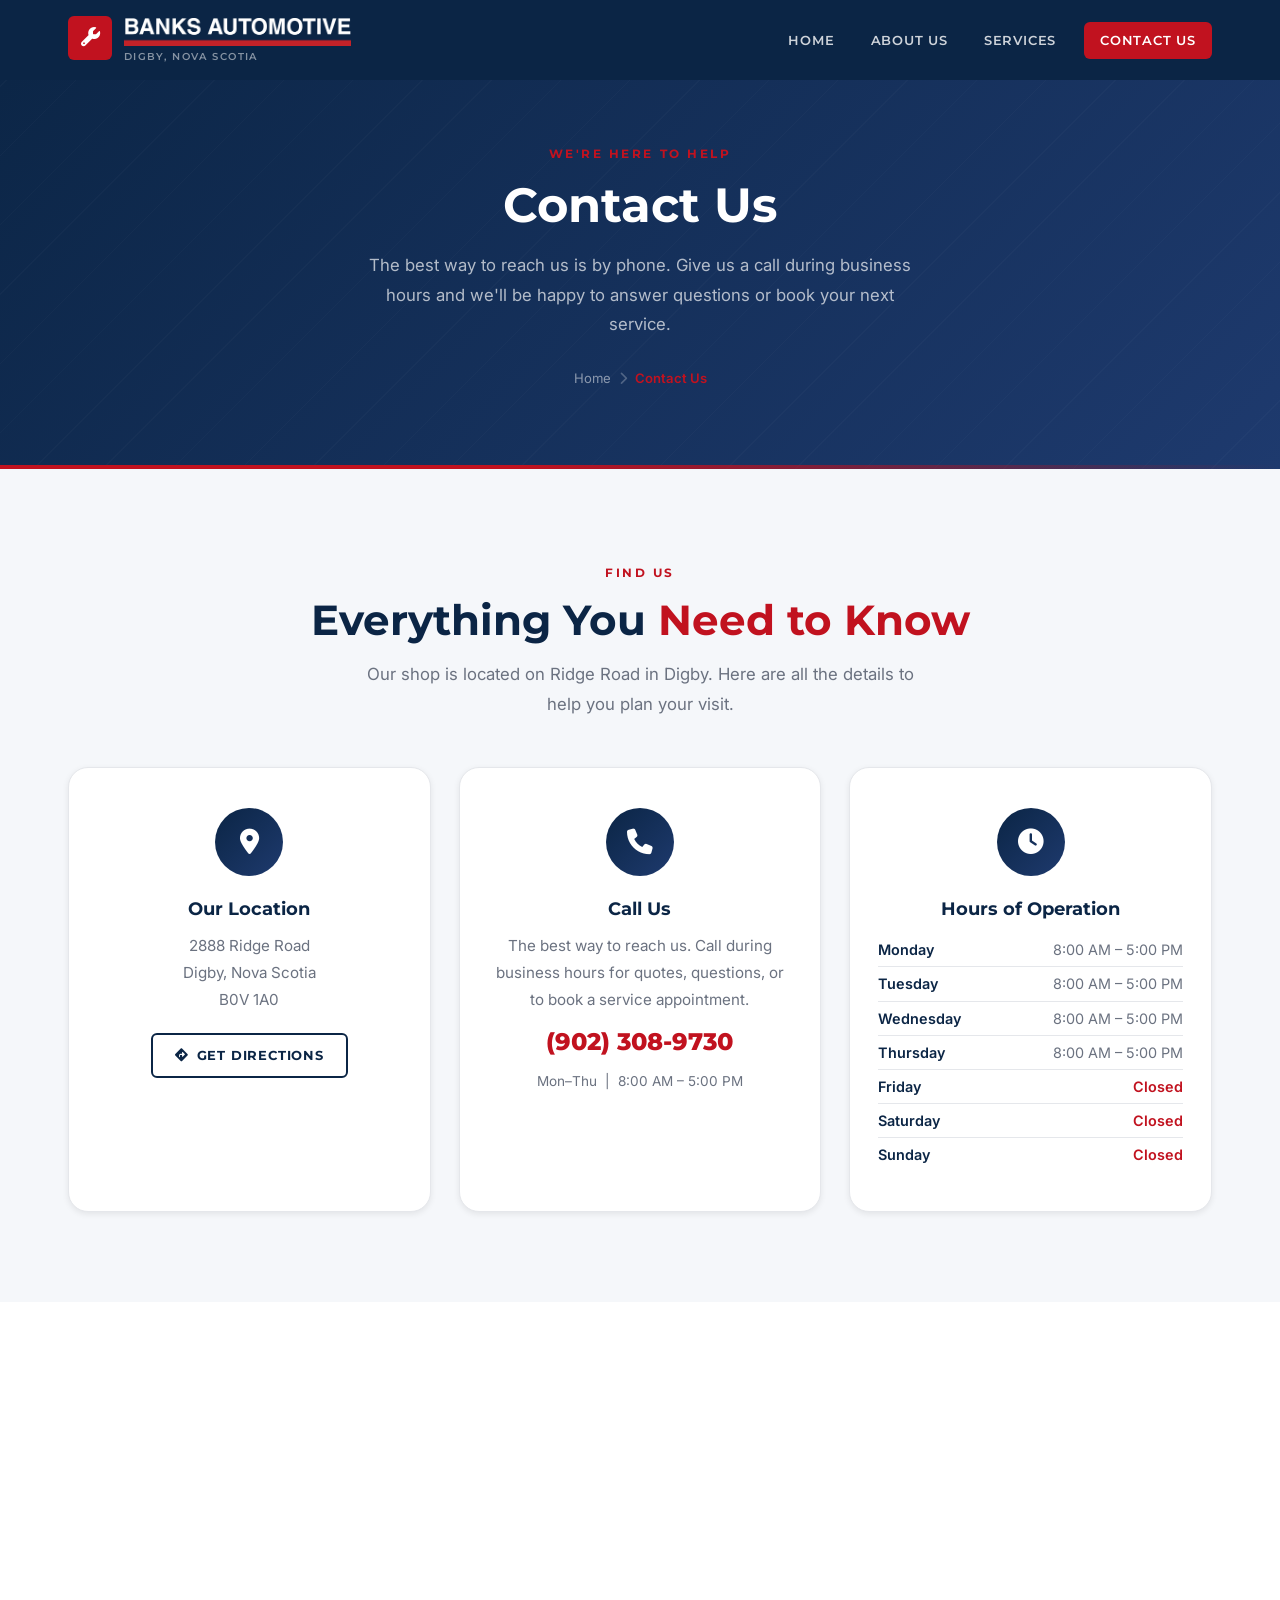
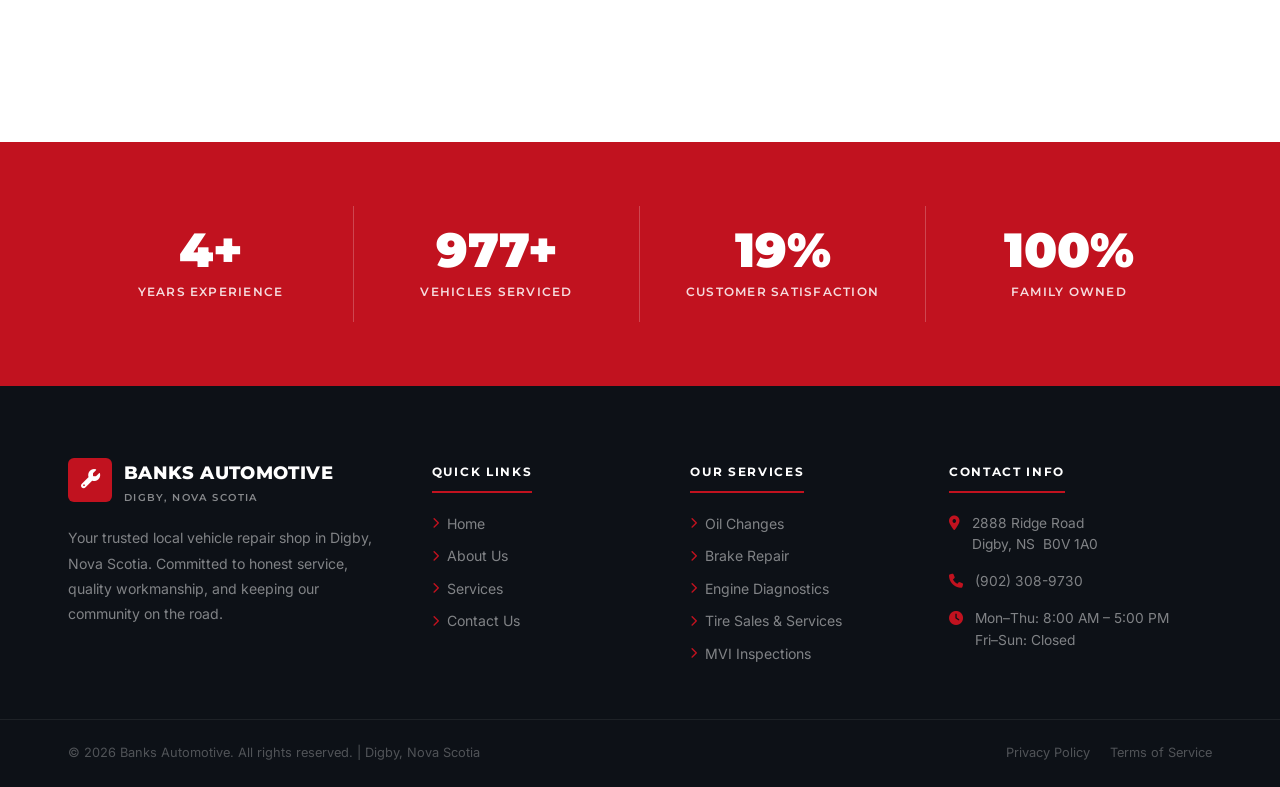
<file: contact.html>
<!DOCTYPE html>
<html lang="en">
<head>
  <meta charset="UTF-8" />
  <meta name="viewport" content="width=device-width, initial-scale=1.0" />

  <!-- Primary SEO -->
  <title>Contact Us | Banks Automotive | Auto Repair in Digby, NS</title>
  <meta name="description" content="Contact Banks Automotive in Digby, Nova Scotia. Call us at (902) 308-9730 to book a vehicle service or get directions to our shop at 2888 Ridge Road, Digby, NS." />
  <meta name="keywords" content="contact Banks Automotive, phone number Banks Automotive, auto repair Digby NS, mechanic Digby phone, book vehicle repair Digby, 2888 Ridge Road Digby" />
  <meta name="robots" content="index, follow" />
  <link rel="canonical" href="https://banksautomotive.ca/contact.html" />

  <!-- Open Graph -->
  <meta property="og:type" content="website" />
  <meta property="og:url" content="https://banksautomotive.ca/contact.html" />
  <meta property="og:title" content="Contact Us | Banks Automotive | Auto Repair in Digby, NS" />
  <meta property="og:description" content="Call Banks Automotive at (902) 308-9730. Located at 2888 Ridge Road, Digby, NS. Open Monday to Thursday, 8 AM to 5 PM." />
  <meta property="og:image" content="https://banksautomotive.ca/images/banks-shop.jpg" />
  <meta property="og:site_name" content="Banks Automotive | Auto Repair in Digby, NS" />
  <meta property="og:locale" content="en_CA" />

  <!-- Twitter Card -->
  <meta name="twitter:card" content="summary_large_image" />
  <meta name="twitter:title" content="Contact Us | Banks Automotive | Auto Repair in Digby, NS" />
  <meta name="twitter:description" content="Call (902) 308-9730. 2888 Ridge Road, Digby, NS. Mon to Thu, 8 AM to 5 PM." />
  <meta name="twitter:image" content="https://banksautomotive.ca/images/banks-shop.jpg" />

  <!-- Favicon -->
  <link rel="icon" type="image/svg+xml" href="data:image/svg+xml,<svg xmlns='http://www.w3.org/2000/svg' viewBox='0 0 100 100'><rect width='100' height='100' rx='12' fill='%230B2545'/><text x='50' y='62' font-family='Arial,sans-serif' font-size='52' font-weight='bold' fill='white' text-anchor='middle'>BA</text><rect x='20' y='74' width='60' height='6' rx='3' fill='%23C1121F'/></svg>" />

  <link rel="stylesheet" href="https://cdnjs.cloudflare.com/ajax/libs/font-awesome/6.5.0/css/all.min.css" crossorigin="anonymous" />
  <link rel="stylesheet" href="css/styles.css" />

  <script type="application/ld+json">
  {
    "@context": "https://schema.org",
    "@type": "AutoRepair",
    "name": "Banks Automotive",
    "url": "https://banksautomotive.ca",
    "telephone": "+1-902-308-9730",
    "address": {
      "@type": "PostalAddress",
      "streetAddress": "2888 Ridge Road",
      "addressLocality": "Digby",
      "addressRegion": "NS",
      "postalCode": "B0V 1A0",
      "addressCountry": "CA"
    },
    "openingHoursSpecification": [
      {
        "@type": "OpeningHoursSpecification",
        "dayOfWeek": ["Monday","Tuesday","Wednesday","Thursday"],
        "opens": "08:00",
        "closes": "17:00"
      }
    ],
    "image": "https://banksautomotive.ca/images/banks-shop.jpg"
  }
  </script>
</head>
<body>

  <!-- NAVIGATION -->
  <nav class="nav" role="navigation" aria-label="Main navigation">
    <div class="nav-container">
      <a href="index.html" class="nav-logo" aria-label="Banks Automotive Home">
        <div class="nav-logo-icon" aria-hidden="true"><i class="fas fa-wrench"></i></div>
        <div>
          <img src="images/BanksAutomotive_Logo.png" alt="Banks Automotive" class="nav-logo-img">
          <span class="nav-logo-tagline">Digby, Nova Scotia</span>
        </div>
      </a>
      <div class="nav-links" role="list">
        <a href="index.html"    class="nav-link" data-page="index.html"    role="listitem">Home</a>
        <a href="about.html"    class="nav-link" data-page="about.html"    role="listitem">About Us</a>
        <a href="services.html" class="nav-link" data-page="services.html" role="listitem">Services</a>
        <a href="contact.html"  class="nav-link nav-cta" data-page="contact.html" role="listitem">Contact Us</a>
      </div>
      <button class="nav-hamburger" aria-label="Open navigation menu" aria-expanded="false">
        <span></span><span></span><span></span>
      </button>
    </div>
  </nav>

  <div class="nav-mobile" role="navigation" aria-label="Mobile navigation">
    <a href="index.html"    class="nav-link" data-page="index.html">Home</a>
    <a href="about.html"    class="nav-link" data-page="about.html">About Us</a>
    <a href="services.html" class="nav-link" data-page="services.html">Services</a>
    <a href="contact.html"  class="nav-link nav-cta" data-page="contact.html">Contact Us</a>
  </div>

  <main>

    <!-- PAGE HERO -->
    <section class="page-hero" aria-label="Contact Banks Automotive">
      <div class="container">
        <div class="page-hero-inner">
          <p class="page-hero-label">We're Here to Help</p>
          <h1 class="page-hero-title">Contact Us</h1>
          <p class="page-hero-subtitle">The best way to reach us is by phone. Give us a call during business hours and we'll be happy to answer questions or book your next service.</p>
          <nav class="breadcrumb" aria-label="Breadcrumb">
            <a href="index.html">Home</a>
            <span class="breadcrumb-sep" aria-hidden="true"><i class="fas fa-chevron-right"></i></span>
            <span class="breadcrumb-current" aria-current="page">Contact Us</span>
          </nav>
        </div>
      </div>
    </section>

    <!-- INFO CARDS -->
    <section class="section" style="background-color:var(--off-white);" aria-labelledby="info-heading">
      <div class="container">
        <div class="section-header" style="margin-bottom:48px;">
          <p class="section-label">Find Us</p>
          <h2 class="section-title" id="info-heading">Everything You <span class="accent">Need to Know</span></h2>
          <p class="section-subtitle">Our shop is located on Ridge Road in Digby. Here are all the details to help you plan your visit.</p>
        </div>

        <div class="contact-cards">

          <!-- Location -->
          <div class="contact-card reveal">
            <div class="contact-card-icon" aria-hidden="true">
              <i class="fas fa-map-marker-alt"></i>
            </div>
            <h3>Our Location</h3>
            <address>
              <p>
                2888 Ridge Road<br>
                Digby, Nova Scotia<br>
                B0V 1A0
              </p>
            </address>
            <a
              href="https://www.google.com/maps/search/?api=1&query=2888+Ridge+Road+Digby+NS"
              target="_blank"
              rel="noopener noreferrer"
              class="btn btn-outline-navy"
              aria-label="Get directions to Banks Automotive on Google Maps"
            >
              <i class="fas fa-directions" aria-hidden="true"></i> Get Directions
            </a>
          </div>

          <!-- Phone -->
          <div class="contact-card reveal delay-1">
            <div class="contact-card-icon" aria-hidden="true">
              <i class="fas fa-phone"></i>
            </div>
            <h3>Call Us</h3>
            <p>The best way to reach us. Call during business hours for quotes, questions, or to book a service appointment.</p>
            <a href="tel:+19023089730" class="card-phone-link" aria-label="Call (902) 308-9730">
              (902) 308-9730
            </a>
            <p style="font-size:0.85rem; color:var(--gray); margin-top:6px;">Mon–Thu &nbsp;|&nbsp; 8:00 AM – 5:00 PM</p>
          </div>

          <!-- Hours -->
          <div class="contact-card reveal delay-2">
            <div class="contact-card-icon" aria-hidden="true">
              <i class="fas fa-clock"></i>
            </div>
            <h3>Hours of Operation</h3>
            <div class="hours-table" role="table" aria-label="Business hours">
              <div class="hours-row" role="row">
                <span class="day" role="cell">Monday</span>
                <span role="cell">8:00 AM – 5:00 PM</span>
              </div>
              <div class="hours-row" role="row">
                <span class="day" role="cell">Tuesday</span>
                <span role="cell">8:00 AM – 5:00 PM</span>
              </div>
              <div class="hours-row" role="row">
                <span class="day" role="cell">Wednesday</span>
                <span role="cell">8:00 AM – 5:00 PM</span>
              </div>
              <div class="hours-row" role="row">
                <span class="day" role="cell">Thursday</span>
                <span role="cell">8:00 AM – 5:00 PM</span>
              </div>
              <div class="hours-row" role="row">
                <span class="day" role="cell">Friday</span>
                <span role="cell" style="color:var(--red); font-weight:600;">Closed</span>
              </div>
              <div class="hours-row" role="row">
                <span class="day" role="cell">Saturday</span>
                <span role="cell" style="color:var(--red); font-weight:600;">Closed</span>
              </div>
              <div class="hours-row" role="row">
                <span class="day" role="cell">Sunday</span>
                <span role="cell" style="color:var(--red); font-weight:600;">Closed</span>
              </div>
            </div>
          </div>

        </div>
      </div>
    </section>

    <!-- GOOGLE MAPS -->
    <section aria-label="Map showing Banks Automotive location">
      <iframe
        class="map-embed"
        src="https://maps.google.com/maps?q=2888+Ridge+Road,+Digby,+NS,+B0V+1A0,+Canada&output=embed&z=15"
        allowfullscreen=""
        loading="lazy"
        referrerpolicy="no-referrer-when-downgrade"
        title="Banks Automotive, 2888 Ridge Road, Digby, Nova Scotia"
      ></iframe>
    </section>

    <!-- STATS BANNER -->
    <section class="stats-banner" aria-label="Banks Automotive by the numbers">
      <div class="container">
        <div class="stats-grid">
          <div class="stat-item reveal">
            <div class="stat-number"><span class="counter" data-target="25" data-suffix="+">25+</span></div>
            <div class="stat-label">Years Experience</div>
          </div>
          <div class="stat-item reveal delay-1">
            <div class="stat-number"><span class="counter" data-target="5000" data-suffix="+">5000+</span></div>
            <div class="stat-label">Vehicles Serviced</div>
          </div>
          <div class="stat-item reveal delay-2">
            <div class="stat-number"><span class="counter" data-target="98" data-suffix="%">98%</span></div>
            <div class="stat-label">Customer Satisfaction</div>
          </div>
          <div class="stat-item reveal delay-3">
            <div class="stat-number">100%</div>
            <div class="stat-label">Family Owned</div>
          </div>
        </div>
      </div>
    </section>

  </main>

  <!-- FOOTER -->
  <footer class="footer" role="contentinfo">
    <div class="footer-top">
      <div class="container">
        <div class="footer-grid">
          <div class="footer-brand">
            <div class="footer-logo-wrap">
              <a href="index.html" class="nav-logo" aria-label="Banks Automotive Home">
                <div class="nav-logo-icon" aria-hidden="true"><i class="fas fa-wrench"></i></div>
                <div>
                  <span class="nav-logo-name">Banks Automotive</span>
          <span class="nav-logo-tagline">Digby, Nova Scotia</span>
                        </div>
              </a>
            </div>
            <p>Your trusted local vehicle repair shop in Digby, Nova Scotia. Committed to honest service, quality workmanship, and keeping our community on the road.</p>
          </div>
          <div class="footer-col">
            <h4>Quick Links</h4>
            <nav class="footer-links" aria-label="Footer navigation">
              <a href="index.html"><i class="fas fa-chevron-right"></i> Home</a>
              <a href="about.html"><i class="fas fa-chevron-right"></i> About Us</a>
              <a href="services.html"><i class="fas fa-chevron-right"></i> Services</a>
              <a href="contact.html"><i class="fas fa-chevron-right"></i> Contact Us</a>
            </nav>
          </div>
          <div class="footer-col">
            <h4>Our Services</h4>
            <nav class="footer-links" aria-label="Services navigation">
              <a href="services.html"><i class="fas fa-chevron-right"></i> Oil Changes</a>
              <a href="services.html"><i class="fas fa-chevron-right"></i> Brake Repair</a>
              <a href="services.html"><i class="fas fa-chevron-right"></i> Engine Diagnostics</a>
              <a href="services.html"><i class="fas fa-chevron-right"></i> Tire Sales &amp; Services</a>
              <a href="services.html"><i class="fas fa-chevron-right"></i> MVI Inspections</a>
            </nav>
          </div>
          <div class="footer-col">
            <h4>Contact Info</h4>
            <address style="font-style:normal;">
              <div class="footer-contact-item">
                <i class="fas fa-map-marker-alt" aria-hidden="true"></i>
                <p>2888 Ridge Road<br>Digby, NS &nbsp;B0V 1A0</p>
              </div>
              <div class="footer-contact-item">
                <i class="fas fa-phone" aria-hidden="true"></i>
                <p><a href="tel:+19023089730">(902) 308-9730</a></p>
              </div>
              <div class="footer-contact-item">
                <i class="fas fa-clock" aria-hidden="true"></i>
                <p>Mon–Thu: 8:00 AM – 5:00 PM<br>Fri–Sun: Closed</p>
              </div>
            </address>
          </div>
        </div>
      </div>
    </div>
    <div class="container">
      <div class="footer-bottom">
        <p>&copy; 2026 Banks Automotive. All rights reserved. | Digby, Nova Scotia</p>
        <div class="footer-bottom-links">
          <a href="privacy.html">Privacy Policy</a>
          <a href="terms.html">Terms of Service</a>
        </div>
      </div>
    </div>
  </footer>

  <button class="scroll-top" aria-label="Scroll to top of page">
    <i class="fas fa-chevron-up" aria-hidden="true"></i>
  </button>

  <script src="js/main.js"></script>
</body>
</html>
</file>
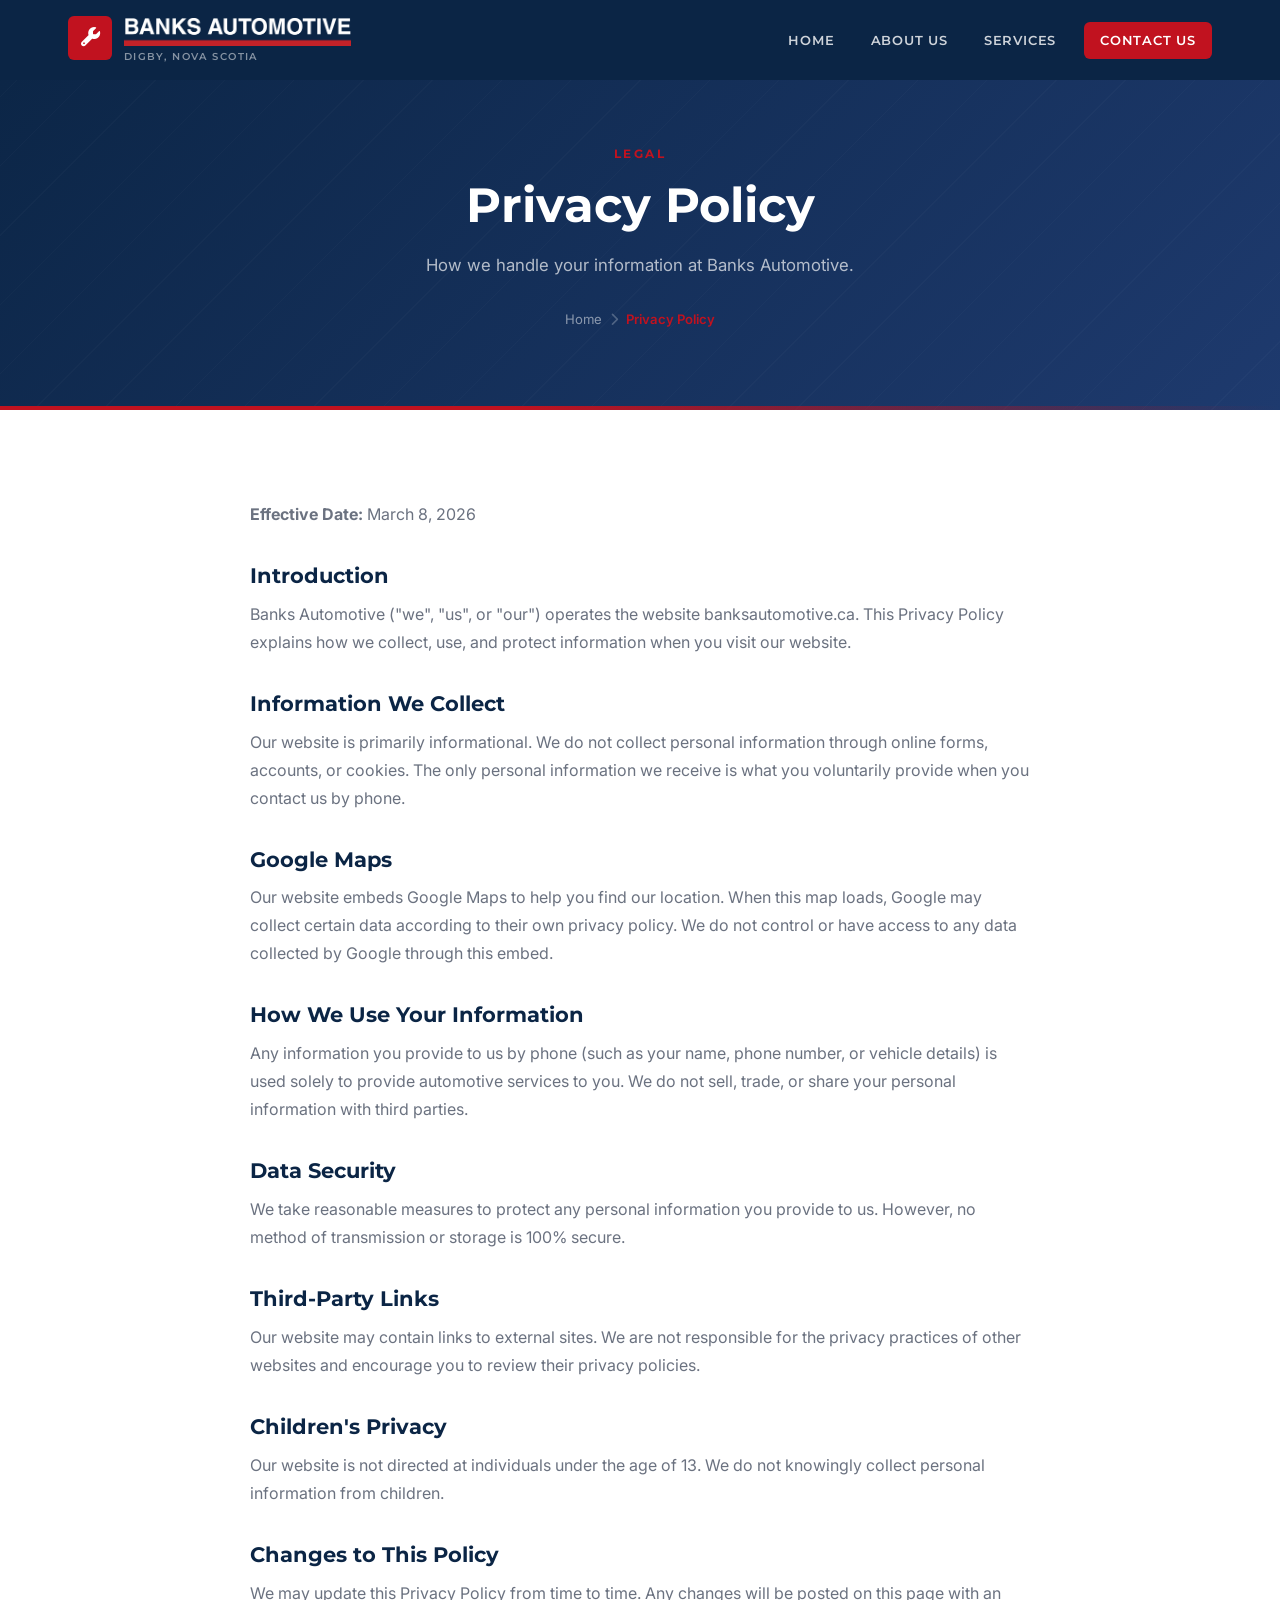
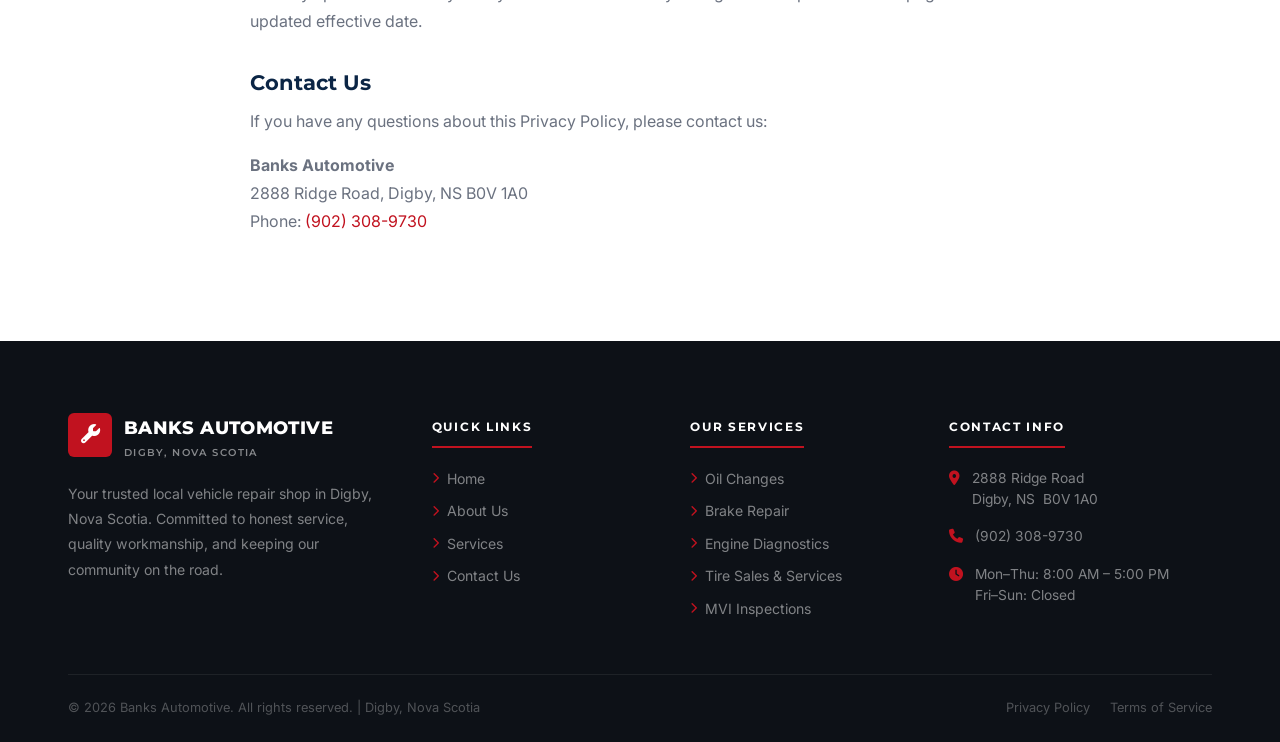
<file: privacy.html>
<!DOCTYPE html>
<html lang="en">
<head>
  <meta charset="UTF-8" />
  <meta name="viewport" content="width=device-width, initial-scale=1.0" />

  <!-- Primary SEO -->
  <title>Privacy Policy | Banks Automotive | Auto Repair in Digby, NS</title>
  <meta name="description" content="Privacy Policy for Banks Automotive in Digby, Nova Scotia. Learn how we handle your information when you visit our website or use our services." />
  <meta name="robots" content="index, follow" />
  <link rel="canonical" href="https://banksautomotive.ca/privacy.html" />

  <!-- Open Graph -->
  <meta property="og:type" content="website" />
  <meta property="og:url" content="https://banksautomotive.ca/privacy.html" />
  <meta property="og:title" content="Privacy Policy | Banks Automotive | Auto Repair in Digby, NS" />
  <meta property="og:description" content="Privacy Policy for Banks Automotive in Digby, Nova Scotia." />
  <meta property="og:image" content="https://banksautomotive.ca/images/banks-shop.jpg" />
  <meta property="og:site_name" content="Banks Automotive | Auto Repair in Digby, NS" />
  <meta property="og:locale" content="en_CA" />

  <!-- Twitter Card -->
  <meta name="twitter:card" content="summary_large_image" />
  <meta name="twitter:title" content="Privacy Policy | Banks Automotive" />
  <meta name="twitter:description" content="Privacy Policy for Banks Automotive in Digby, Nova Scotia." />
  <meta name="twitter:image" content="https://banksautomotive.ca/images/banks-shop.jpg" />

  <!-- Favicon -->
  <link rel="icon" type="image/svg+xml" href="data:image/svg+xml,<svg xmlns='http://www.w3.org/2000/svg' viewBox='0 0 100 100'><rect width='100' height='100' rx='12' fill='%230B2545'/><text x='50' y='62' font-family='Arial,sans-serif' font-size='52' font-weight='bold' fill='white' text-anchor='middle'>BA</text><rect x='20' y='74' width='60' height='6' rx='3' fill='%23C1121F'/></svg>" />

  <link rel="stylesheet" href="https://cdnjs.cloudflare.com/ajax/libs/font-awesome/6.5.0/css/all.min.css" crossorigin="anonymous" />
  <link rel="stylesheet" href="css/styles.css" />

  <script type="application/ld+json">
  {
    "@context": "https://schema.org",
    "@type": "AutoRepair",
    "name": "Banks Automotive",
    "url": "https://banksautomotive.ca",
    "telephone": "+1-902-308-9730",
    "address": {
      "@type": "PostalAddress",
      "streetAddress": "2888 Ridge Road",
      "addressLocality": "Digby",
      "addressRegion": "NS",
      "postalCode": "B0V 1A0",
      "addressCountry": "CA"
    },
    "openingHoursSpecification": [
      {
        "@type": "OpeningHoursSpecification",
        "dayOfWeek": ["Monday","Tuesday","Wednesday","Thursday"],
        "opens": "08:00",
        "closes": "17:00"
      }
    ],
    "image": "https://banksautomotive.ca/images/banks-shop.jpg"
  }
  </script>
</head>
<body>

  <!-- NAVIGATION -->
  <nav class="nav" role="navigation" aria-label="Main navigation">
    <div class="nav-container">
      <a href="index.html" class="nav-logo" aria-label="Banks Automotive Home">
        <div class="nav-logo-icon" aria-hidden="true"><i class="fas fa-wrench"></i></div>
        <div>
          <img src="images/BanksAutomotive_Logo.png" alt="Banks Automotive" class="nav-logo-img">
          <span class="nav-logo-tagline">Digby, Nova Scotia</span>
        </div>
      </a>
      <div class="nav-links" role="list">
        <a href="index.html"    class="nav-link" data-page="index.html"    role="listitem">Home</a>
        <a href="about.html"    class="nav-link" data-page="about.html"    role="listitem">About Us</a>
        <a href="services.html" class="nav-link" data-page="services.html" role="listitem">Services</a>
        <a href="contact.html"  class="nav-link nav-cta" data-page="contact.html" role="listitem">Contact Us</a>
      </div>
      <button class="nav-hamburger" aria-label="Open navigation menu" aria-expanded="false">
        <span></span><span></span><span></span>
      </button>
    </div>
  </nav>

  <!-- MOBILE NAV OVERLAY -->
  <div class="nav-mobile" role="dialog" aria-label="Mobile navigation menu" aria-hidden="true">
    <div class="nav-mobile-inner">
      <div class="nav-mobile-header">
        <a href="index.html" class="nav-logo" aria-label="Banks Automotive Home">
          <div class="nav-logo-icon" aria-hidden="true"><i class="fas fa-wrench"></i></div>
          <div>
                  <img src="images/BanksAutomotive_Logo.png" alt="Banks Automotive" class="nav-logo-img">
                  <span class="nav-logo-tagline">Digby, Nova Scotia</span>
                </div>
              </a>
        <button class="nav-mobile-close" aria-label="Close navigation menu">&times;</button>
      </div>
      <div class="nav-mobile-links">
        <a href="index.html"    data-page="index.html">Home</a>
        <a href="about.html"    data-page="about.html">About Us</a>
        <a href="services.html" data-page="services.html">Services</a>
        <a href="contact.html"  data-page="contact.html">Contact Us</a>
      </div>
      <div class="nav-mobile-contact">
        <a href="tel:+19023089730" class="btn btn-primary" style="width:100%;text-align:center;">
          <i class="fas fa-phone"></i> (902) 308-9730
        </a>
      </div>
    </div>
  </div>

  <main>

    <!-- PAGE HERO -->
    <section class="page-hero" aria-label="Privacy Policy">
      <div class="container">
        <div class="page-hero-inner">
          <p class="page-hero-label">Legal</p>
          <h1 class="page-hero-title">Privacy Policy</h1>
          <p class="page-hero-subtitle">How we handle your information at Banks Automotive.</p>
          <nav class="breadcrumb" aria-label="Breadcrumb">
            <a href="index.html">Home</a>
            <span class="breadcrumb-sep" aria-hidden="true"><i class="fas fa-chevron-right"></i></span>
            <span class="breadcrumb-current" aria-current="page">Privacy Policy</span>
          </nav>
        </div>
      </div>
    </section>

    <!-- POLICY CONTENT -->
    <section class="section" aria-labelledby="privacy-heading">
      <div class="container">
        <div class="legal-content">
          <p><strong>Effective Date:</strong> March 8, 2026</p>

          <h2 id="privacy-heading">Introduction</h2>
          <p>Banks Automotive ("we", "us", or "our") operates the website banksautomotive.ca. This Privacy Policy explains how we collect, use, and protect information when you visit our website.</p>

          <h2>Information We Collect</h2>
          <p>Our website is primarily informational. We do not collect personal information through online forms, accounts, or cookies. The only personal information we receive is what you voluntarily provide when you contact us by phone.</p>

          <h2>Google Maps</h2>
          <p>Our website embeds Google Maps to help you find our location. When this map loads, Google may collect certain data according to their own privacy policy. We do not control or have access to any data collected by Google through this embed.</p>

          <h2>How We Use Your Information</h2>
          <p>Any information you provide to us by phone (such as your name, phone number, or vehicle details) is used solely to provide automotive services to you. We do not sell, trade, or share your personal information with third parties.</p>

          <h2>Data Security</h2>
          <p>We take reasonable measures to protect any personal information you provide to us. However, no method of transmission or storage is 100% secure.</p>

          <h2>Third-Party Links</h2>
          <p>Our website may contain links to external sites. We are not responsible for the privacy practices of other websites and encourage you to review their privacy policies.</p>

          <h2>Children's Privacy</h2>
          <p>Our website is not directed at individuals under the age of 13. We do not knowingly collect personal information from children.</p>

          <h2>Changes to This Policy</h2>
          <p>We may update this Privacy Policy from time to time. Any changes will be posted on this page with an updated effective date.</p>

          <h2>Contact Us</h2>
          <p>If you have any questions about this Privacy Policy, please contact us:</p>
          <p>
            <strong>Banks Automotive</strong><br>
            2888 Ridge Road, Digby, NS B0V 1A0<br>
            Phone: <a href="tel:+19023089730">(902) 308-9730</a>
          </p>
        </div>
      </div>
    </section>

  </main>

  <!-- FOOTER -->
  <footer class="footer" role="contentinfo">
    <div class="container">
      <div class="footer-top">
        <div class="footer-grid">
          <!-- Brand -->
          <div class="footer-brand">
            <div class="footer-logo-wrap">
              <a href="index.html" class="nav-logo" aria-label="Banks Automotive Home">
                <div class="nav-logo-icon" aria-hidden="true"><i class="fas fa-wrench"></i></div>
                <div>
                  <span class="nav-logo-name">Banks Automotive</span>
                  <span class="nav-logo-tagline">Digby, Nova Scotia</span>
                </div>
              </a>
            </div>
            <p>Your trusted local vehicle repair shop in Digby, Nova Scotia. Committed to honest service, quality workmanship, and keeping our community on the road.</p>
          </div>

          <!-- Quick Links -->
          <div class="footer-col">
            <h4>Quick Links</h4>
            <nav class="footer-links" aria-label="Footer navigation">
              <a href="index.html"><i class="fas fa-chevron-right"></i> Home</a>
              <a href="about.html"><i class="fas fa-chevron-right"></i> About Us</a>
              <a href="services.html"><i class="fas fa-chevron-right"></i> Services</a>
              <a href="contact.html"><i class="fas fa-chevron-right"></i> Contact Us</a>
            </nav>
          </div>
          <!-- Services -->
          <div class="footer-col">
            <h4>Our Services</h4>
            <nav class="footer-links" aria-label="Services navigation">
              <a href="services.html"><i class="fas fa-chevron-right"></i> Oil Changes</a>
              <a href="services.html"><i class="fas fa-chevron-right"></i> Brake Repair</a>
              <a href="services.html"><i class="fas fa-chevron-right"></i> Engine Diagnostics</a>
              <a href="services.html"><i class="fas fa-chevron-right"></i> Tire Sales &amp; Services</a>
              <a href="services.html"><i class="fas fa-chevron-right"></i> MVI Inspections</a>
            </nav>
          </div>
          <!-- Contact -->
          <div class="footer-col">
            <h4>Contact Info</h4>
            <address style="font-style:normal;">
              <div class="footer-contact-item">
                <i class="fas fa-map-marker-alt" aria-hidden="true"></i>
                <p>2888 Ridge Road<br>Digby, NS &nbsp;B0V 1A0</p>
              </div>
              <div class="footer-contact-item">
                <i class="fas fa-phone" aria-hidden="true"></i>
                <p><a href="tel:+19023089730">(902) 308-9730</a></p>
              </div>
              <div class="footer-contact-item">
                <i class="fas fa-clock" aria-hidden="true"></i>
                <p>Mon–Thu: 8:00 AM – 5:00 PM<br>Fri–Sun: Closed</p>
              </div>
            </address>
          </div>
        </div>
      </div>
    </div>
    <div class="container">
      <div class="footer-bottom">
        <p>&copy; 2026 Banks Automotive. All rights reserved. | Digby, Nova Scotia</p>
        <div class="footer-bottom-links">
          <a href="privacy.html">Privacy Policy</a>
          <a href="terms.html">Terms of Service</a>
        </div>
      </div>
    </div>
  </footer>

  <button class="scroll-top" aria-label="Scroll to top of page">
    <i class="fas fa-chevron-up" aria-hidden="true"></i>
  </button>

  <script src="js/main.js"></script>
</body>
</html>
</file>
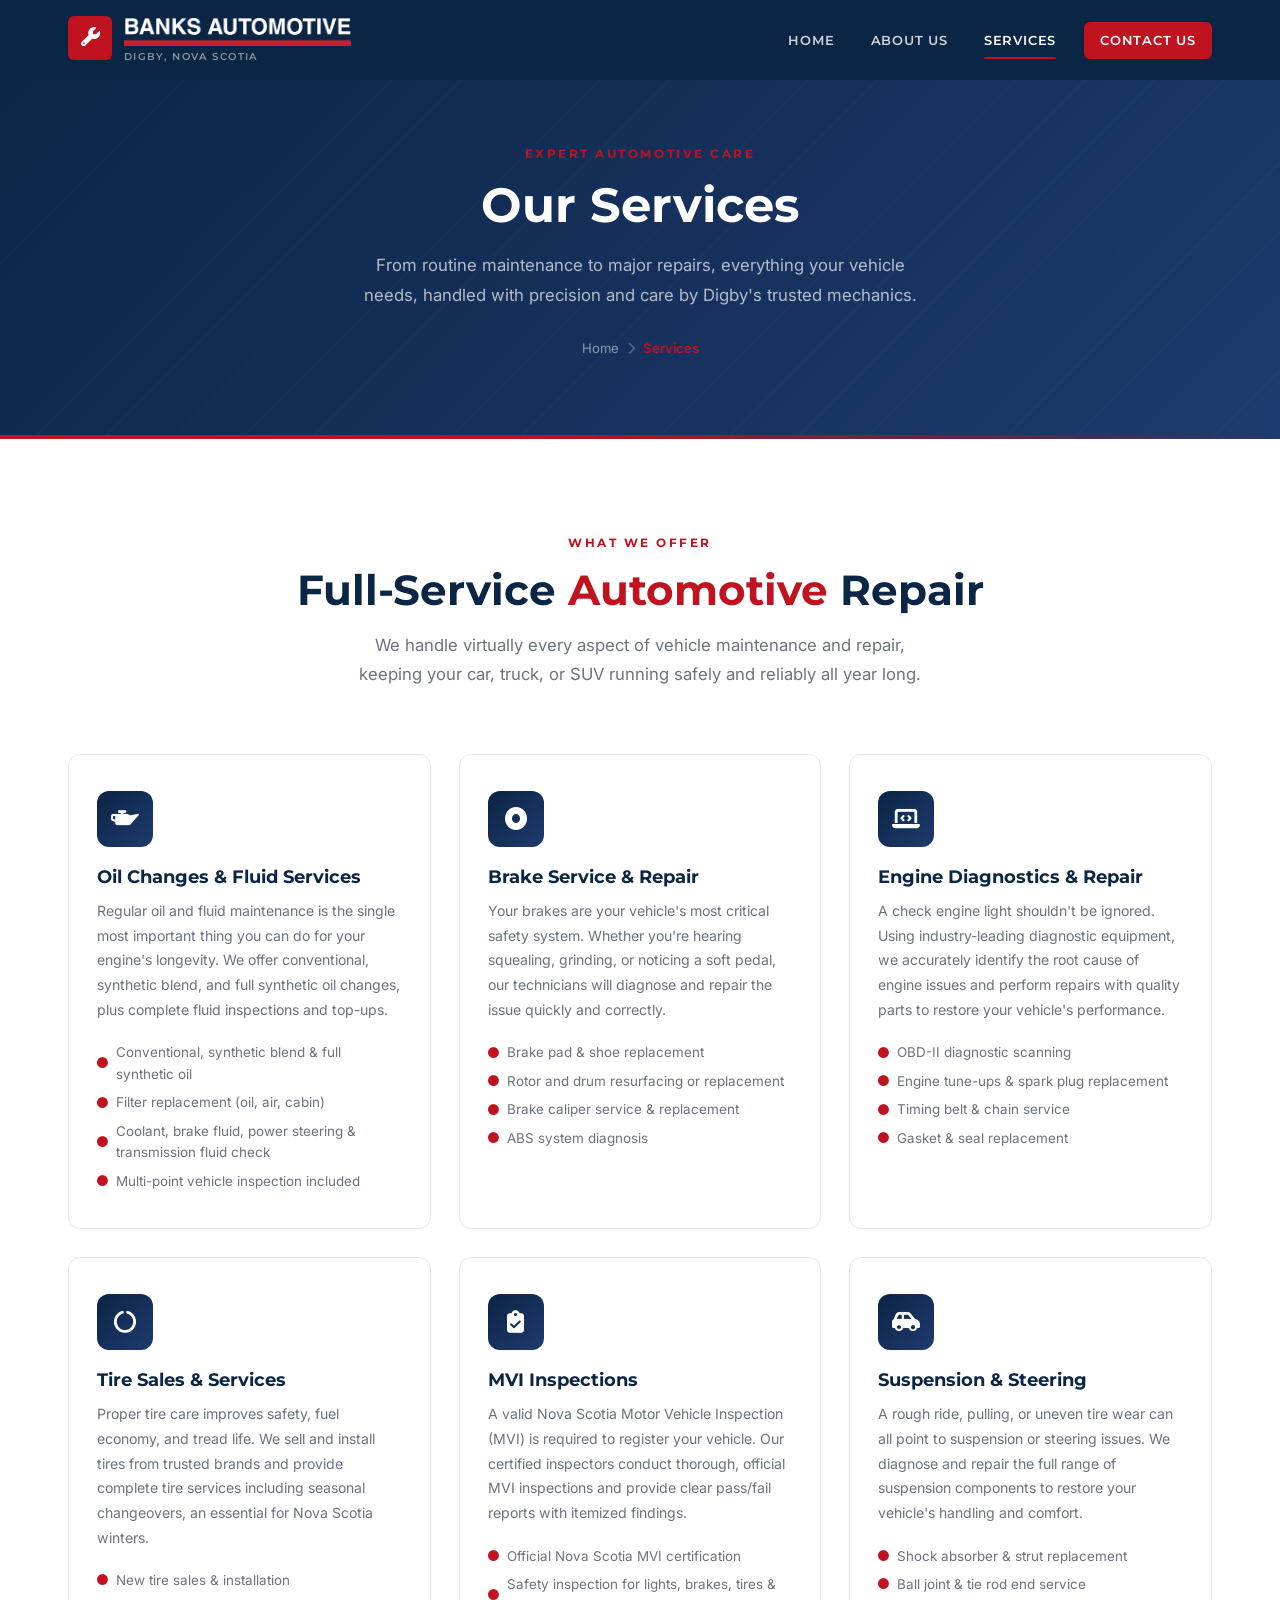
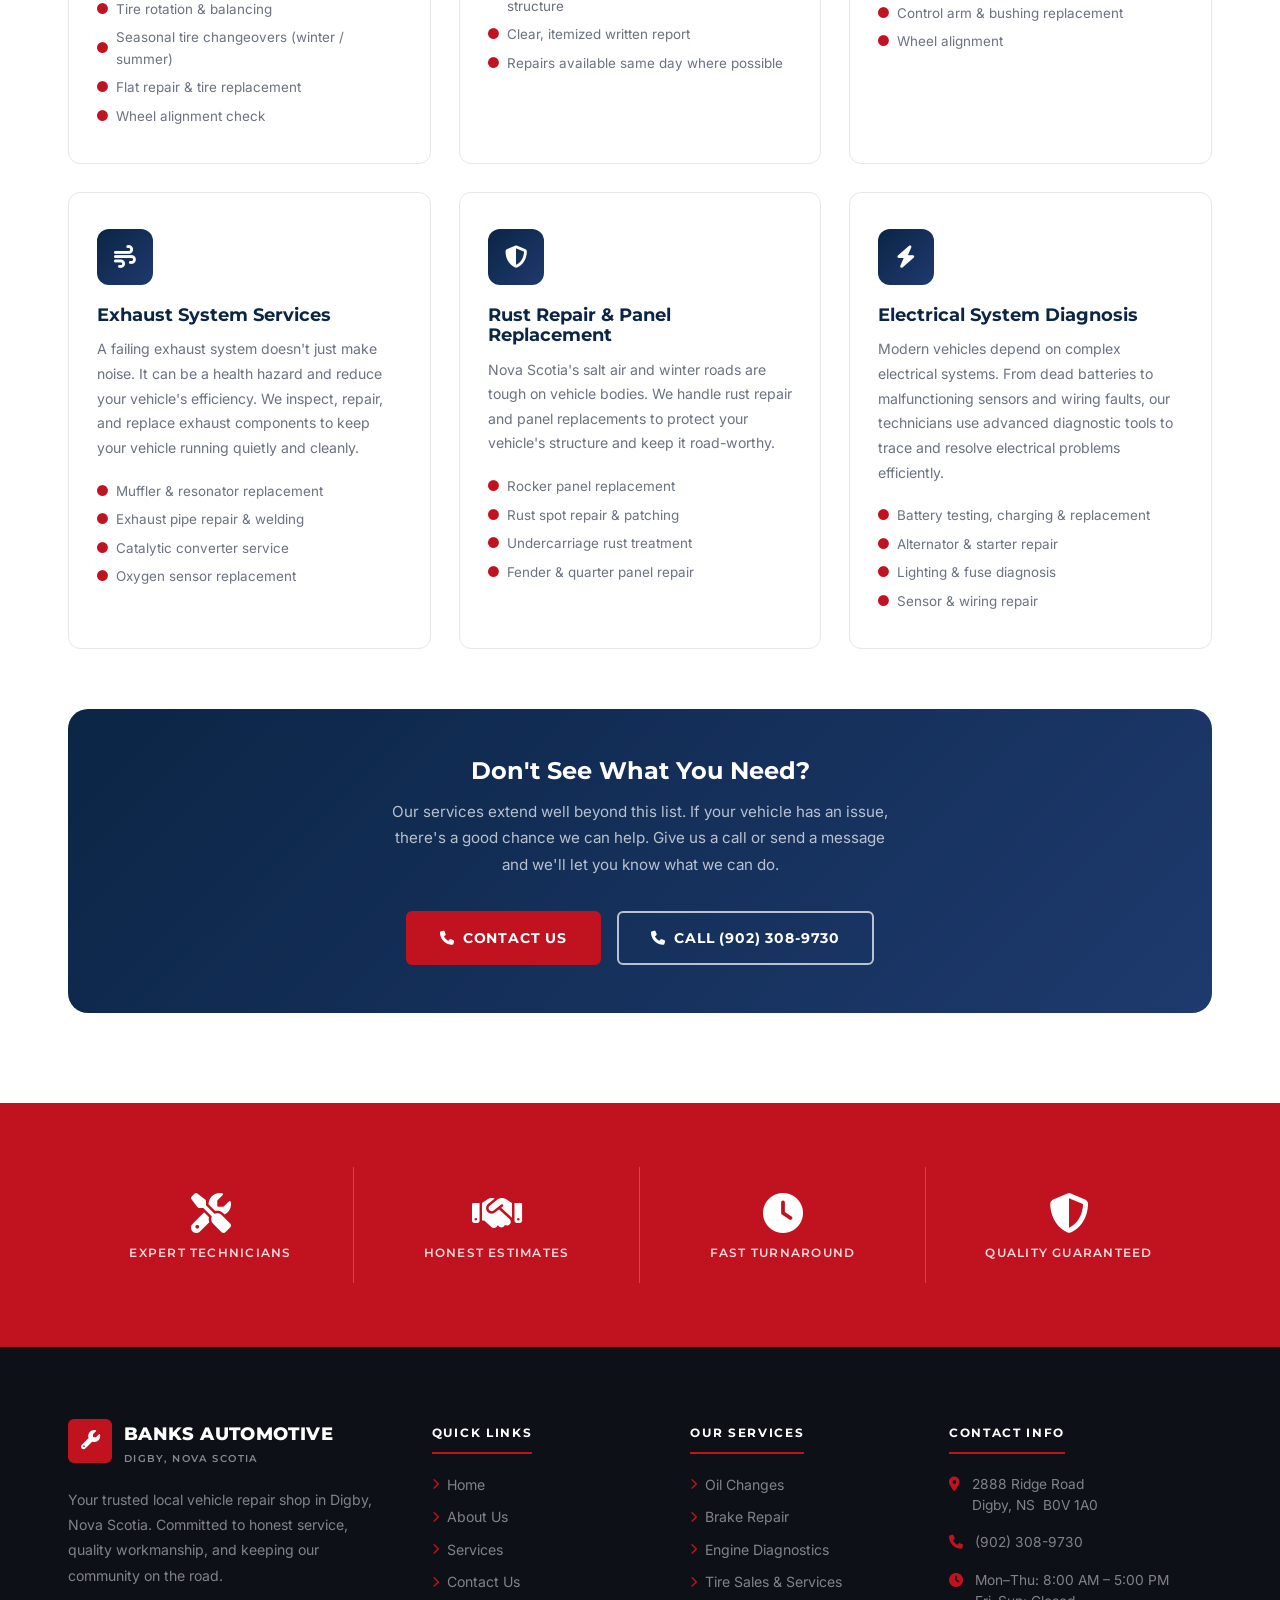
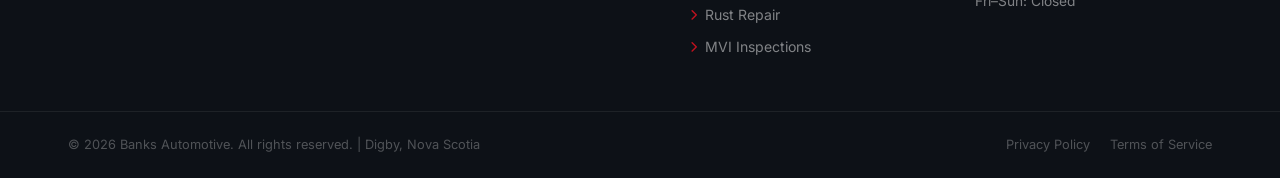
<file: services.html>
<!DOCTYPE html>
<html lang="en">
<head>
  <meta charset="UTF-8" />
  <meta name="viewport" content="width=device-width, initial-scale=1.0" />

  <!-- Primary SEO -->
  <title>Our Services | Banks Automotive | Auto Repair in Digby, NS</title>
  <meta name="description" content="Explore the full range of automotive services at Banks Automotive in Digby, NS. Oil changes, brake repair, engine diagnostics, tire services, MVI inspections, suspension work, and more." />
  <meta name="keywords" content="auto repair services Digby NS, oil change Nova Scotia, brake repair Digby, engine diagnostics Nova Scotia, MVI inspection Digby, tire services NS, suspension repair Digby, exhaust repair, electrical diagnosis" />
  <meta name="robots" content="index, follow" />
  <link rel="canonical" href="https://banksautomotive.ca/services.html" />

  <!-- Open Graph -->
  <meta property="og:type" content="website" />
  <meta property="og:url" content="https://banksautomotive.ca/services.html" />
  <meta property="og:title" content="Our Services | Banks Automotive | Auto Repair in Digby, NS" />
  <meta property="og:description" content="Full-service automotive repair in Digby, NS. Oil changes, brakes, tires, engine work, MVI inspections, and more. Honest pricing, expert mechanics." />
  <meta property="og:image" content="https://banksautomotive.ca/images/banks-shop.jpg" />
  <meta property="og:site_name" content="Banks Automotive | Auto Repair in Digby, NS" />
  <meta property="og:locale" content="en_CA" />

  <!-- Twitter Card -->
  <meta name="twitter:card" content="summary_large_image" />
  <meta name="twitter:title" content="Our Services | Banks Automotive | Auto Repair in Digby, NS" />
  <meta name="twitter:description" content="Full-service auto repair in Digby, NS. Oil changes, brakes, tires, MVI inspections, and more." />
  <meta name="twitter:image" content="https://banksautomotive.ca/images/banks-shop.jpg" />

  <!-- Favicon -->
  <link rel="icon" type="image/svg+xml" href="data:image/svg+xml,<svg xmlns='http://www.w3.org/2000/svg' viewBox='0 0 100 100'><rect width='100' height='100' rx='12' fill='%230B2545'/><text x='50' y='62' font-family='Arial,sans-serif' font-size='52' font-weight='bold' fill='white' text-anchor='middle'>BA</text><rect x='20' y='74' width='60' height='6' rx='3' fill='%23C1121F'/></svg>" />

  <link rel="stylesheet" href="https://cdnjs.cloudflare.com/ajax/libs/font-awesome/6.5.0/css/all.min.css" crossorigin="anonymous" />
  <link rel="stylesheet" href="css/styles.css" />

  <script type="application/ld+json">
  {
    "@context": "https://schema.org",
    "@type": "AutoRepair",
    "name": "Banks Automotive",
    "url": "https://banksautomotive.ca",
    "telephone": "+1-902-308-9730",
    "address": {
      "@type": "PostalAddress",
      "streetAddress": "2888 Ridge Road",
      "addressLocality": "Digby",
      "addressRegion": "NS",
      "postalCode": "B0V 1A0",
      "addressCountry": "CA"
    },
    "hasOfferCatalog": {
      "@type": "OfferCatalog",
      "name": "Automotive Services",
      "itemListElement": [
        { "@type": "Offer", "itemOffered": { "@type": "Service", "name": "Oil Change & Fluid Services" } },
        { "@type": "Offer", "itemOffered": { "@type": "Service", "name": "Brake Service & Repair" } },
        { "@type": "Offer", "itemOffered": { "@type": "Service", "name": "Engine Diagnostics & Repair" } },
        { "@type": "Offer", "itemOffered": { "@type": "Service", "name": "Tire Sales & Services" } },
        { "@type": "Offer", "itemOffered": { "@type": "Service", "name": "MVI Inspection" } },
        { "@type": "Offer", "itemOffered": { "@type": "Service", "name": "Suspension & Steering Repair" } },
        { "@type": "Offer", "itemOffered": { "@type": "Service", "name": "Rust Repair & Panel Replacement" } },
        { "@type": "Offer", "itemOffered": { "@type": "Service", "name": "Exhaust System Service" } },
        { "@type": "Offer", "itemOffered": { "@type": "Service", "name": "Electrical System Diagnosis" } }
      ]
    },
    "image": "https://banksautomotive.ca/images/banks-shop.jpg"
  }
  </script>
</head>
<body>

  <!-- NAVIGATION -->
  <nav class="nav" role="navigation" aria-label="Main navigation">
    <div class="nav-container">
      <a href="index.html" class="nav-logo" aria-label="Banks Automotive Home">
        <div class="nav-logo-icon" aria-hidden="true"><i class="fas fa-wrench"></i></div>
        <div>
          <img src="images/BanksAutomotive_Logo.png" alt="Banks Automotive" class="nav-logo-img">
          <span class="nav-logo-tagline">Digby, Nova Scotia</span>
        </div>
      </a>
      <div class="nav-links" role="list">
        <a href="index.html"    class="nav-link" data-page="index.html"    role="listitem">Home</a>
        <a href="about.html"    class="nav-link" data-page="about.html"    role="listitem">About Us</a>
        <a href="services.html" class="nav-link" data-page="services.html" role="listitem">Services</a>
        <a href="contact.html"  class="nav-link nav-cta" data-page="contact.html" role="listitem">Contact Us</a>
      </div>
      <button class="nav-hamburger" aria-label="Open navigation menu" aria-expanded="false">
        <span></span><span></span><span></span>
      </button>
    </div>
  </nav>

  <div class="nav-mobile" role="navigation" aria-label="Mobile navigation">
    <a href="index.html"    class="nav-link" data-page="index.html">Home</a>
    <a href="about.html"    class="nav-link" data-page="about.html">About Us</a>
    <a href="services.html" class="nav-link" data-page="services.html">Services</a>
    <a href="contact.html"  class="nav-link nav-cta" data-page="contact.html">Contact Us</a>
  </div>

  <main>

    <!-- PAGE HERO -->
    <section class="page-hero" aria-label="Our Services">
      <div class="container">
        <div class="page-hero-inner">
          <p class="page-hero-label">Expert Automotive Care</p>
          <h1 class="page-hero-title">Our Services</h1>
          <p class="page-hero-subtitle">From routine maintenance to major repairs, everything your vehicle needs, handled with precision and care by Digby's trusted mechanics.</p>
          <nav class="breadcrumb" aria-label="Breadcrumb">
            <a href="index.html">Home</a>
            <span class="breadcrumb-sep" aria-hidden="true"><i class="fas fa-chevron-right"></i></span>
            <span class="breadcrumb-current" aria-current="page">Services</span>
          </nav>
        </div>
      </div>
    </section>

    <!-- SERVICES GRID -->
    <section class="section services-full" aria-labelledby="services-full-heading">
      <div class="container">
        <div class="section-header">
          <p class="section-label">What We Offer</p>
          <h2 class="section-title" id="services-full-heading">Full-Service <span class="accent">Automotive</span> Repair</h2>
          <p class="section-subtitle">We handle virtually every aspect of vehicle maintenance and repair, keeping your car, truck, or SUV running safely and reliably all year long.</p>
        </div>

        <div class="services-grid-full">

          <!-- 1. Oil Changes -->
          <article class="service-card-full reveal" id="oil-changes">
            <div class="service-icon" aria-hidden="true"><i class="fas fa-oil-can"></i></div>
            <h3>Oil Changes &amp; Fluid Services</h3>
            <p>Regular oil and fluid maintenance is the single most important thing you can do for your engine's longevity. We offer conventional, synthetic blend, and full synthetic oil changes, plus complete fluid inspections and top-ups.</p>
            <ul class="service-features" aria-label="Service includes">
              <li class="service-feature"><i class="fas fa-circle" aria-hidden="true"></i> Conventional, synthetic blend &amp; full synthetic oil</li>
              <li class="service-feature"><i class="fas fa-circle" aria-hidden="true"></i> Filter replacement (oil, air, cabin)</li>
              <li class="service-feature"><i class="fas fa-circle" aria-hidden="true"></i> Coolant, brake fluid, power steering &amp; transmission fluid check</li>
              <li class="service-feature"><i class="fas fa-circle" aria-hidden="true"></i> Multi-point vehicle inspection included</li>
            </ul>
          </article>

          <!-- 2. Brakes -->
          <article class="service-card-full reveal delay-1" id="brakes">
            <div class="service-icon" aria-hidden="true"><i class="fas fa-circle-dot"></i></div>
            <h3>Brake Service &amp; Repair</h3>
            <p>Your brakes are your vehicle's most critical safety system. Whether you're hearing squealing, grinding, or noticing a soft pedal, our technicians will diagnose and repair the issue quickly and correctly.</p>
            <ul class="service-features" aria-label="Service includes">
              <li class="service-feature"><i class="fas fa-circle" aria-hidden="true"></i> Brake pad &amp; shoe replacement</li>
              <li class="service-feature"><i class="fas fa-circle" aria-hidden="true"></i> Rotor and drum resurfacing or replacement</li>
              <li class="service-feature"><i class="fas fa-circle" aria-hidden="true"></i> Brake caliper service &amp; replacement</li>
              <li class="service-feature"><i class="fas fa-circle" aria-hidden="true"></i> ABS system diagnosis</li>
            </ul>
          </article>

          <!-- 3. Engine Diagnostics -->
          <article class="service-card-full reveal delay-2" id="diagnostics">
            <div class="service-icon" aria-hidden="true"><i class="fas fa-laptop-code"></i></div>
            <h3>Engine Diagnostics &amp; Repair</h3>
            <p>A check engine light shouldn't be ignored. Using industry-leading diagnostic equipment, we accurately identify the root cause of engine issues and perform repairs with quality parts to restore your vehicle's performance.</p>
            <ul class="service-features" aria-label="Service includes">
              <li class="service-feature"><i class="fas fa-circle" aria-hidden="true"></i> OBD-II diagnostic scanning</li>
              <li class="service-feature"><i class="fas fa-circle" aria-hidden="true"></i> Engine tune-ups &amp; spark plug replacement</li>
              <li class="service-feature"><i class="fas fa-circle" aria-hidden="true"></i> Timing belt &amp; chain service</li>
              <li class="service-feature"><i class="fas fa-circle" aria-hidden="true"></i> Gasket &amp; seal replacement</li>
            </ul>
          </article>

          <!-- 4. Tires -->
          <article class="service-card-full reveal" id="tires">
            <div class="service-icon" aria-hidden="true"><i class="fas fa-circle-notch"></i></div>
            <h3>Tire Sales &amp; Services</h3>
            <p>Proper tire care improves safety, fuel economy, and tread life. We sell and install tires from trusted brands and provide complete tire services including seasonal changeovers, an essential for Nova Scotia winters.</p>
            <ul class="service-features" aria-label="Service includes">
              <li class="service-feature"><i class="fas fa-circle" aria-hidden="true"></i> New tire sales &amp; installation</li>
              <li class="service-feature"><i class="fas fa-circle" aria-hidden="true"></i> Tire rotation &amp; balancing</li>
              <li class="service-feature"><i class="fas fa-circle" aria-hidden="true"></i> Seasonal tire changeovers (winter / summer)</li>
              <li class="service-feature"><i class="fas fa-circle" aria-hidden="true"></i> Flat repair &amp; tire replacement</li>
              <li class="service-feature"><i class="fas fa-circle" aria-hidden="true"></i> Wheel alignment check</li>
            </ul>
          </article>

          <!-- 5. MVI -->
          <article class="service-card-full reveal delay-1" id="mvi">
            <div class="service-icon" aria-hidden="true"><i class="fas fa-clipboard-check"></i></div>
            <h3>MVI Inspections</h3>
            <p>A valid Nova Scotia Motor Vehicle Inspection (MVI) is required to register your vehicle. Our certified inspectors conduct thorough, official MVI inspections and provide clear pass/fail reports with itemized findings.</p>
            <ul class="service-features" aria-label="Service includes">
              <li class="service-feature"><i class="fas fa-circle" aria-hidden="true"></i> Official Nova Scotia MVI certification</li>
              <li class="service-feature"><i class="fas fa-circle" aria-hidden="true"></i> Safety inspection for lights, brakes, tires &amp; structure</li>
              <li class="service-feature"><i class="fas fa-circle" aria-hidden="true"></i> Clear, itemized written report</li>
              <li class="service-feature"><i class="fas fa-circle" aria-hidden="true"></i> Repairs available same day where possible</li>
            </ul>
          </article>

          <!-- 6. Suspension -->
          <article class="service-card-full reveal delay-2" id="suspension">
            <div class="service-icon" aria-hidden="true"><i class="fas fa-car-side"></i></div>
            <h3>Suspension &amp; Steering</h3>
            <p>A rough ride, pulling, or uneven tire wear can all point to suspension or steering issues. We diagnose and repair the full range of suspension components to restore your vehicle's handling and comfort.</p>
            <ul class="service-features" aria-label="Service includes">
              <li class="service-feature"><i class="fas fa-circle" aria-hidden="true"></i> Shock absorber &amp; strut replacement</li>
              <li class="service-feature"><i class="fas fa-circle" aria-hidden="true"></i> Ball joint &amp; tie rod end service</li>
              <li class="service-feature"><i class="fas fa-circle" aria-hidden="true"></i> Control arm &amp; bushing replacement</li>
              <li class="service-feature"><i class="fas fa-circle" aria-hidden="true"></i> Wheel alignment</li>
            </ul>
          </article>

          <!-- 7. Exhaust -->
          <article class="service-card-full reveal">
            <div class="service-icon" aria-hidden="true"><i class="fas fa-wind"></i></div>
            <h3>Exhaust System Services</h3>
            <p>A failing exhaust system doesn't just make noise. It can be a health hazard and reduce your vehicle's efficiency. We inspect, repair, and replace exhaust components to keep your vehicle running quietly and cleanly.</p>
            <ul class="service-features" aria-label="Service includes">
              <li class="service-feature"><i class="fas fa-circle" aria-hidden="true"></i> Muffler &amp; resonator replacement</li>
              <li class="service-feature"><i class="fas fa-circle" aria-hidden="true"></i> Exhaust pipe repair &amp; welding</li>
              <li class="service-feature"><i class="fas fa-circle" aria-hidden="true"></i> Catalytic converter service</li>
              <li class="service-feature"><i class="fas fa-circle" aria-hidden="true"></i> Oxygen sensor replacement</li>
            </ul>
          </article>

          <!-- 8. Rust Repair -->
          <article class="service-card-full reveal delay-1">
            <div class="service-icon" aria-hidden="true"><i class="fas fa-shield-alt"></i></div>
            <h3>Rust Repair &amp; Panel Replacement</h3>
            <p>Nova Scotia's salt air and winter roads are tough on vehicle bodies. We handle rust repair and panel replacements to protect your vehicle's structure and keep it road-worthy.</p>
            <ul class="service-features" aria-label="Service includes">
              <li class="service-feature"><i class="fas fa-circle" aria-hidden="true"></i> Rocker panel replacement</li>
              <li class="service-feature"><i class="fas fa-circle" aria-hidden="true"></i> Rust spot repair &amp; patching</li>
              <li class="service-feature"><i class="fas fa-circle" aria-hidden="true"></i> Undercarriage rust treatment</li>
              <li class="service-feature"><i class="fas fa-circle" aria-hidden="true"></i> Fender &amp; quarter panel repair</li>
            </ul>
          </article>

          <!-- 9. Electrical -->
          <article class="service-card-full reveal delay-1">
            <div class="service-icon" aria-hidden="true"><i class="fas fa-bolt"></i></div>
            <h3>Electrical System Diagnosis</h3>
            <p>Modern vehicles depend on complex electrical systems. From dead batteries to malfunctioning sensors and wiring faults, our technicians use advanced diagnostic tools to trace and resolve electrical problems efficiently.</p>
            <ul class="service-features" aria-label="Service includes">
              <li class="service-feature"><i class="fas fa-circle" aria-hidden="true"></i> Battery testing, charging &amp; replacement</li>
              <li class="service-feature"><i class="fas fa-circle" aria-hidden="true"></i> Alternator &amp; starter repair</li>
              <li class="service-feature"><i class="fas fa-circle" aria-hidden="true"></i> Lighting &amp; fuse diagnosis</li>
              <li class="service-feature"><i class="fas fa-circle" aria-hidden="true"></i> Sensor &amp; wiring repair</li>
            </ul>
          </article>

        </div>

        <!-- Bottom Note -->
        <div class="services-note reveal">
          <h3>Don't See What You Need?</h3>
          <p>Our services extend well beyond this list. If your vehicle has an issue, there's a good chance we can help. Give us a call or send a message and we'll let you know what we can do.</p>
          <div style="display:flex; gap:16px; justify-content:center; flex-wrap:wrap;">
            <a href="contact.html" class="btn btn-primary">
              <i class="fas fa-phone" aria-hidden="true"></i> Contact Us
            </a>
            <a href="tel:+19023089730" class="btn btn-outline-white">
              <i class="fas fa-phone" aria-hidden="true"></i> Call (902) 308-9730
            </a>
          </div>
        </div>

      </div>
    </section>

    <!-- WHY CHOOSE US STRIP -->
    <section class="stats-banner" aria-label="Why choose Banks Automotive">
      <div class="container">
        <div class="stats-grid">
          <div class="stat-item reveal">
            <div class="stat-number"><i class="fas fa-tools" style="font-size:2.5rem;"></i></div>
            <div class="stat-label">Expert Technicians</div>
          </div>
          <div class="stat-item reveal delay-1">
            <div class="stat-number"><i class="fas fa-handshake" style="font-size:2.5rem;"></i></div>
            <div class="stat-label">Honest Estimates</div>
          </div>
          <div class="stat-item reveal delay-2">
            <div class="stat-number"><i class="fas fa-clock" style="font-size:2.5rem;"></i></div>
            <div class="stat-label">Fast Turnaround</div>
          </div>
          <div class="stat-item reveal delay-3">
            <div class="stat-number"><i class="fas fa-shield-halved" style="font-size:2.5rem;"></i></div>
            <div class="stat-label">Quality Guaranteed</div>
          </div>
        </div>
      </div>
    </section>

  </main>

  <!-- FOOTER -->
  <footer class="footer" role="contentinfo">
    <div class="footer-top">
      <div class="container">
        <div class="footer-grid">
          <div class="footer-brand">
            <div class="footer-logo-wrap">
              <a href="index.html" class="nav-logo" aria-label="Banks Automotive Home">
                <div class="nav-logo-icon" aria-hidden="true"><i class="fas fa-wrench"></i></div>
                <div>
                  <span class="nav-logo-name">Banks Automotive</span>
          <span class="nav-logo-tagline">Digby, Nova Scotia</span>
                        </div>
              </a>
            </div>
            <p>Your trusted local vehicle repair shop in Digby, Nova Scotia. Committed to honest service, quality workmanship, and keeping our community on the road.</p>
          </div>
          <div class="footer-col">
            <h4>Quick Links</h4>
            <nav class="footer-links" aria-label="Footer navigation">
              <a href="index.html"><i class="fas fa-chevron-right"></i> Home</a>
              <a href="about.html"><i class="fas fa-chevron-right"></i> About Us</a>
              <a href="services.html"><i class="fas fa-chevron-right"></i> Services</a>
              <a href="contact.html"><i class="fas fa-chevron-right"></i> Contact Us</a>
            </nav>
          </div>
          <div class="footer-col">
            <h4>Our Services</h4>
            <nav class="footer-links" aria-label="Services navigation">
              <a href="services.html"><i class="fas fa-chevron-right"></i> Oil Changes</a>
              <a href="services.html"><i class="fas fa-chevron-right"></i> Brake Repair</a>
              <a href="services.html"><i class="fas fa-chevron-right"></i> Engine Diagnostics</a>
              <a href="services.html"><i class="fas fa-chevron-right"></i> Tire Sales &amp; Services</a>
              <a href="services.html"><i class="fas fa-chevron-right"></i> Rust Repair</a>
              <a href="services.html"><i class="fas fa-chevron-right"></i> MVI Inspections</a>
            </nav>
          </div>
          <div class="footer-col">
            <h4>Contact Info</h4>
            <address style="font-style:normal;">
              <div class="footer-contact-item">
                <i class="fas fa-map-marker-alt" aria-hidden="true"></i>
                <p>2888 Ridge Road<br>Digby, NS &nbsp;B0V 1A0</p>
              </div>
              <div class="footer-contact-item">
                <i class="fas fa-phone" aria-hidden="true"></i>
                <p><a href="tel:+19023089730">(902) 308-9730</a></p>
              </div>
              <div class="footer-contact-item">
                <i class="fas fa-clock" aria-hidden="true"></i>
                <p>Mon–Thu: 8:00 AM – 5:00 PM<br>Fri–Sun: Closed</p>
              </div>
            </address>
          </div>
        </div>
      </div>
    </div>
    <div class="container">
      <div class="footer-bottom">
        <p>&copy; 2026 Banks Automotive. All rights reserved. | Digby, Nova Scotia</p>
        <div class="footer-bottom-links">
          <a href="privacy.html">Privacy Policy</a>
          <a href="terms.html">Terms of Service</a>
        </div>
      </div>
    </div>
  </footer>

  <button class="scroll-top" aria-label="Scroll to top of page">
    <i class="fas fa-chevron-up" aria-hidden="true"></i>
  </button>

  <script src="js/main.js"></script>
</body>
</html>
</file>
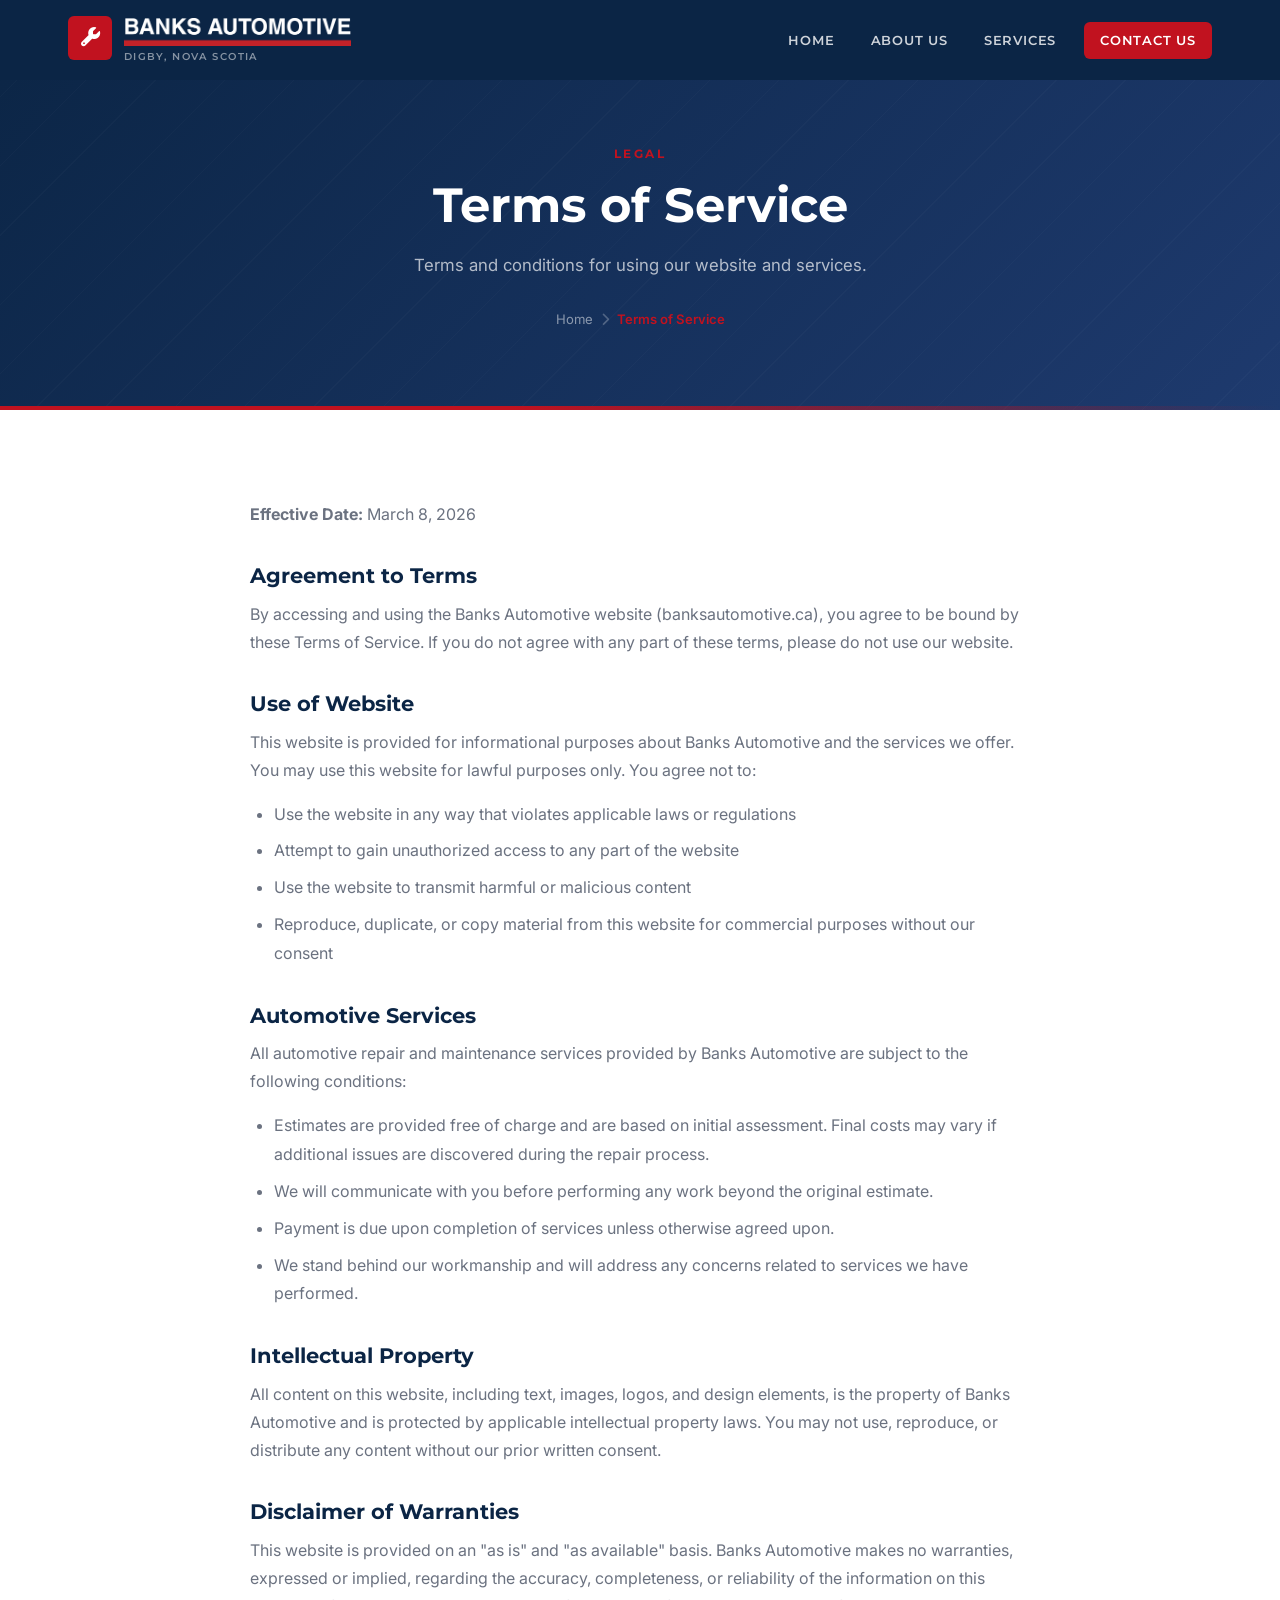
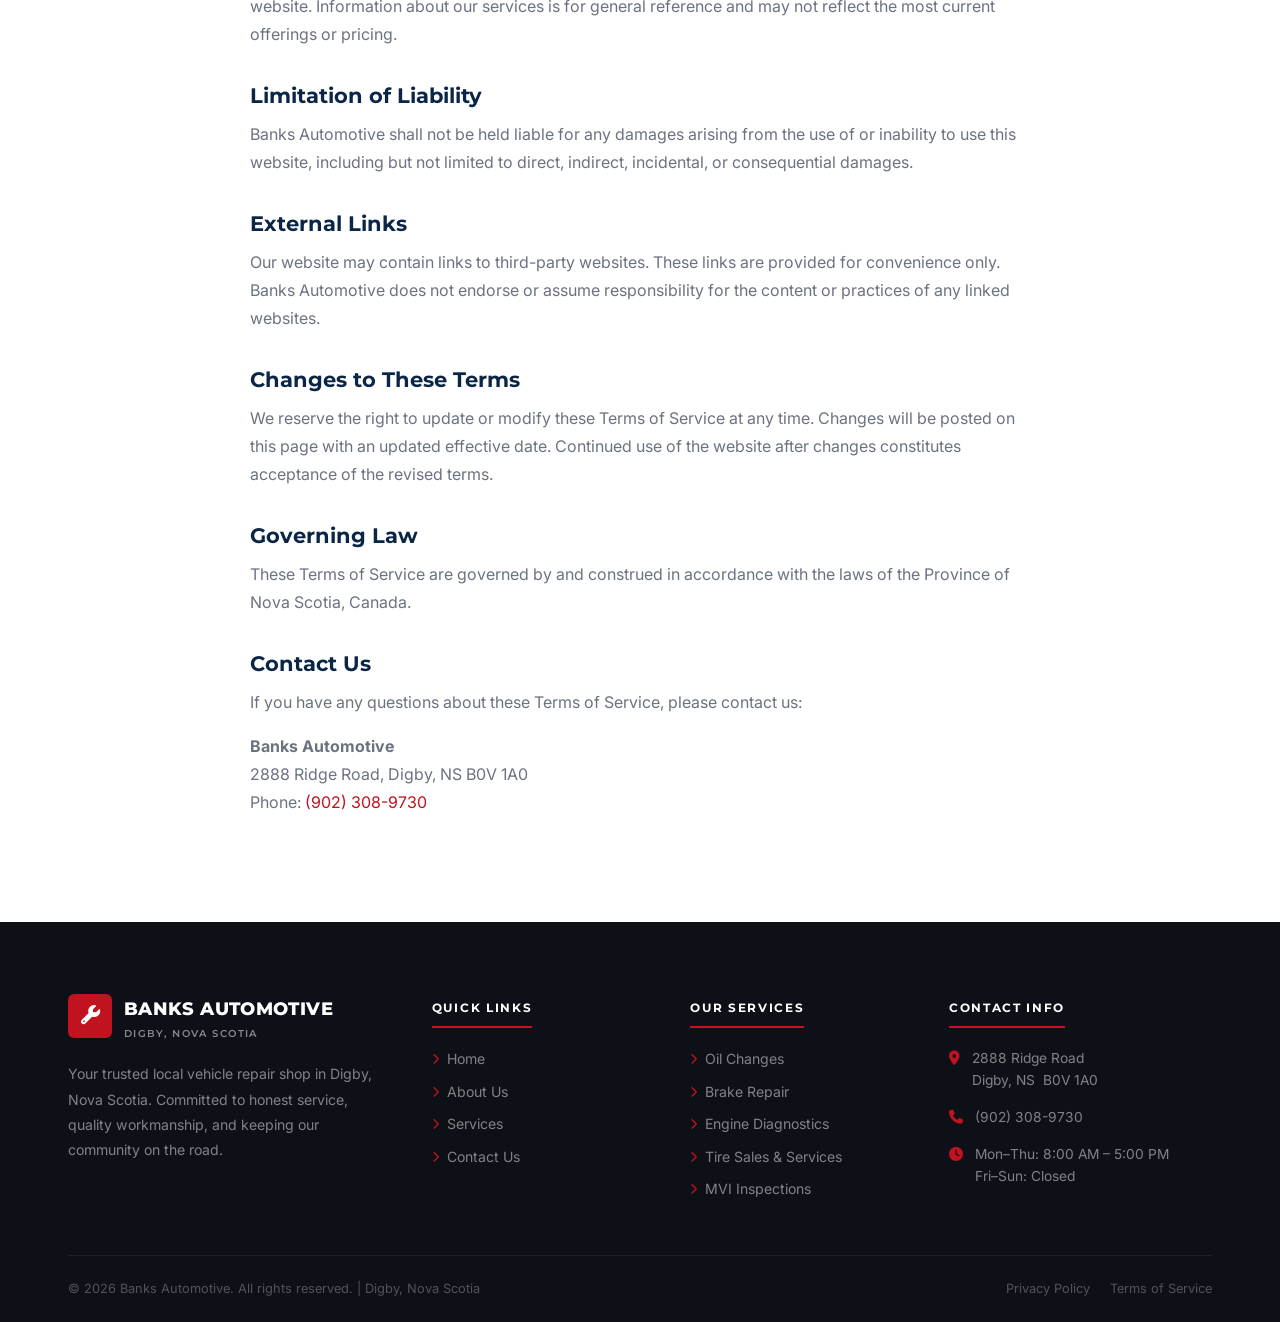
<file: terms.html>
<!DOCTYPE html>
<html lang="en">
<head>
  <meta charset="UTF-8" />
  <meta name="viewport" content="width=device-width, initial-scale=1.0" />

  <!-- Primary SEO -->
  <title>Terms of Service | Banks Automotive | Auto Repair in Digby, NS</title>
  <meta name="description" content="Terms of Service for Banks Automotive in Digby, Nova Scotia. Review the terms and conditions for using our website and automotive services." />
  <meta name="robots" content="index, follow" />
  <link rel="canonical" href="https://banksautomotive.ca/terms.html" />

  <!-- Open Graph -->
  <meta property="og:type" content="website" />
  <meta property="og:url" content="https://banksautomotive.ca/terms.html" />
  <meta property="og:title" content="Terms of Service | Banks Automotive | Auto Repair in Digby, NS" />
  <meta property="og:description" content="Terms of Service for Banks Automotive in Digby, Nova Scotia." />
  <meta property="og:image" content="https://banksautomotive.ca/images/banks-shop.jpg" />
  <meta property="og:site_name" content="Banks Automotive | Auto Repair in Digby, NS" />
  <meta property="og:locale" content="en_CA" />

  <!-- Twitter Card -->
  <meta name="twitter:card" content="summary_large_image" />
  <meta name="twitter:title" content="Terms of Service | Banks Automotive" />
  <meta name="twitter:description" content="Terms of Service for Banks Automotive in Digby, Nova Scotia." />
  <meta name="twitter:image" content="https://banksautomotive.ca/images/banks-shop.jpg" />

  <!-- Favicon -->
  <link rel="icon" type="image/svg+xml" href="data:image/svg+xml,<svg xmlns='http://www.w3.org/2000/svg' viewBox='0 0 100 100'><rect width='100' height='100' rx='12' fill='%230B2545'/><text x='50' y='62' font-family='Arial,sans-serif' font-size='52' font-weight='bold' fill='white' text-anchor='middle'>BA</text><rect x='20' y='74' width='60' height='6' rx='3' fill='%23C1121F'/></svg>" />

  <link rel="stylesheet" href="https://cdnjs.cloudflare.com/ajax/libs/font-awesome/6.5.0/css/all.min.css" crossorigin="anonymous" />
  <link rel="stylesheet" href="css/styles.css" />

  <script type="application/ld+json">
  {
    "@context": "https://schema.org",
    "@type": "AutoRepair",
    "name": "Banks Automotive",
    "url": "https://banksautomotive.ca",
    "telephone": "+1-902-308-9730",
    "address": {
      "@type": "PostalAddress",
      "streetAddress": "2888 Ridge Road",
      "addressLocality": "Digby",
      "addressRegion": "NS",
      "postalCode": "B0V 1A0",
      "addressCountry": "CA"
    },
    "openingHoursSpecification": [
      {
        "@type": "OpeningHoursSpecification",
        "dayOfWeek": ["Monday","Tuesday","Wednesday","Thursday"],
        "opens": "08:00",
        "closes": "17:00"
      }
    ],
    "image": "https://banksautomotive.ca/images/banks-shop.jpg"
  }
  </script>
</head>
<body>

  <!-- NAVIGATION -->
  <nav class="nav" role="navigation" aria-label="Main navigation">
    <div class="nav-container">
      <a href="index.html" class="nav-logo" aria-label="Banks Automotive Home">
        <div class="nav-logo-icon" aria-hidden="true"><i class="fas fa-wrench"></i></div>
        <div>
          <img src="images/BanksAutomotive_Logo.png" alt="Banks Automotive" class="nav-logo-img">
          <span class="nav-logo-tagline">Digby, Nova Scotia</span>
        </div>
      </a>
      <div class="nav-links" role="list">
        <a href="index.html"    class="nav-link" data-page="index.html"    role="listitem">Home</a>
        <a href="about.html"    class="nav-link" data-page="about.html"    role="listitem">About Us</a>
        <a href="services.html" class="nav-link" data-page="services.html" role="listitem">Services</a>
        <a href="contact.html"  class="nav-link nav-cta" data-page="contact.html" role="listitem">Contact Us</a>
      </div>
      <button class="nav-hamburger" aria-label="Open navigation menu" aria-expanded="false">
        <span></span><span></span><span></span>
      </button>
    </div>
  </nav>

  <!-- MOBILE NAV OVERLAY -->
  <div class="nav-mobile" role="dialog" aria-label="Mobile navigation menu" aria-hidden="true">
    <div class="nav-mobile-inner">
      <div class="nav-mobile-header">
        <a href="index.html" class="nav-logo" aria-label="Banks Automotive Home">
          <div class="nav-logo-icon" aria-hidden="true"><i class="fas fa-wrench"></i></div>
          <div>
                  <img src="images/BanksAutomotive_Logo.png" alt="Banks Automotive" class="nav-logo-img">
                  <span class="nav-logo-tagline">Digby, Nova Scotia</span>
                </div>
              </a>
        <button class="nav-mobile-close" aria-label="Close navigation menu">&times;</button>
      </div>
      <div class="nav-mobile-links">
        <a href="index.html"    data-page="index.html">Home</a>
        <a href="about.html"    data-page="about.html">About Us</a>
        <a href="services.html" data-page="services.html">Services</a>
        <a href="contact.html"  data-page="contact.html">Contact Us</a>
      </div>
      <div class="nav-mobile-contact">
        <a href="tel:+19023089730" class="btn btn-primary" style="width:100%;text-align:center;">
          <i class="fas fa-phone"></i> (902) 308-9730
        </a>
      </div>
    </div>
  </div>

  <main>

    <!-- PAGE HERO -->
    <section class="page-hero" aria-label="Terms of Service">
      <div class="container">
        <div class="page-hero-inner">
          <p class="page-hero-label">Legal</p>
          <h1 class="page-hero-title">Terms of Service</h1>
          <p class="page-hero-subtitle">Terms and conditions for using our website and services.</p>
          <nav class="breadcrumb" aria-label="Breadcrumb">
            <a href="index.html">Home</a>
            <span class="breadcrumb-sep" aria-hidden="true"><i class="fas fa-chevron-right"></i></span>
            <span class="breadcrumb-current" aria-current="page">Terms of Service</span>
          </nav>
        </div>
      </div>
    </section>

    <!-- TERMS CONTENT -->
    <section class="section" aria-labelledby="terms-heading">
      <div class="container">
        <div class="legal-content">
          <p><strong>Effective Date:</strong> March 8, 2026</p>

          <h2 id="terms-heading">Agreement to Terms</h2>
          <p>By accessing and using the Banks Automotive website (banksautomotive.ca), you agree to be bound by these Terms of Service. If you do not agree with any part of these terms, please do not use our website.</p>

          <h2>Use of Website</h2>
          <p>This website is provided for informational purposes about Banks Automotive and the services we offer. You may use this website for lawful purposes only. You agree not to:</p>
          <ul>
            <li>Use the website in any way that violates applicable laws or regulations</li>
            <li>Attempt to gain unauthorized access to any part of the website</li>
            <li>Use the website to transmit harmful or malicious content</li>
            <li>Reproduce, duplicate, or copy material from this website for commercial purposes without our consent</li>
          </ul>

          <h2>Automotive Services</h2>
          <p>All automotive repair and maintenance services provided by Banks Automotive are subject to the following conditions:</p>
          <ul>
            <li>Estimates are provided free of charge and are based on initial assessment. Final costs may vary if additional issues are discovered during the repair process.</li>
            <li>We will communicate with you before performing any work beyond the original estimate.</li>
            <li>Payment is due upon completion of services unless otherwise agreed upon.</li>
            <li>We stand behind our workmanship and will address any concerns related to services we have performed.</li>
          </ul>

          <h2>Intellectual Property</h2>
          <p>All content on this website, including text, images, logos, and design elements, is the property of Banks Automotive and is protected by applicable intellectual property laws. You may not use, reproduce, or distribute any content without our prior written consent.</p>

          <h2>Disclaimer of Warranties</h2>
          <p>This website is provided on an "as is" and "as available" basis. Banks Automotive makes no warranties, expressed or implied, regarding the accuracy, completeness, or reliability of the information on this website. Information about our services is for general reference and may not reflect the most current offerings or pricing.</p>

          <h2>Limitation of Liability</h2>
          <p>Banks Automotive shall not be held liable for any damages arising from the use of or inability to use this website, including but not limited to direct, indirect, incidental, or consequential damages.</p>

          <h2>External Links</h2>
          <p>Our website may contain links to third-party websites. These links are provided for convenience only. Banks Automotive does not endorse or assume responsibility for the content or practices of any linked websites.</p>

          <h2>Changes to These Terms</h2>
          <p>We reserve the right to update or modify these Terms of Service at any time. Changes will be posted on this page with an updated effective date. Continued use of the website after changes constitutes acceptance of the revised terms.</p>

          <h2>Governing Law</h2>
          <p>These Terms of Service are governed by and construed in accordance with the laws of the Province of Nova Scotia, Canada.</p>

          <h2>Contact Us</h2>
          <p>If you have any questions about these Terms of Service, please contact us:</p>
          <p>
            <strong>Banks Automotive</strong><br>
            2888 Ridge Road, Digby, NS B0V 1A0<br>
            Phone: <a href="tel:+19023089730">(902) 308-9730</a>
          </p>
        </div>
      </div>
    </section>

  </main>

  <!-- FOOTER -->
  <footer class="footer" role="contentinfo">
    <div class="container">
      <div class="footer-top">
        <div class="footer-grid">
          <!-- Brand -->
          <div class="footer-brand">
            <div class="footer-logo-wrap">
              <a href="index.html" class="nav-logo" aria-label="Banks Automotive Home">
                <div class="nav-logo-icon" aria-hidden="true"><i class="fas fa-wrench"></i></div>
                <div>
                  <span class="nav-logo-name">Banks Automotive</span>
                  <span class="nav-logo-tagline">Digby, Nova Scotia</span>
                </div>
              </a>
            </div>
            <p>Your trusted local vehicle repair shop in Digby, Nova Scotia. Committed to honest service, quality workmanship, and keeping our community on the road.</p>
          </div>

          <!-- Quick Links -->
          <div class="footer-col">
            <h4>Quick Links</h4>
            <nav class="footer-links" aria-label="Footer navigation">
              <a href="index.html"><i class="fas fa-chevron-right"></i> Home</a>
              <a href="about.html"><i class="fas fa-chevron-right"></i> About Us</a>
              <a href="services.html"><i class="fas fa-chevron-right"></i> Services</a>
              <a href="contact.html"><i class="fas fa-chevron-right"></i> Contact Us</a>
            </nav>
          </div>
          <!-- Services -->
          <div class="footer-col">
            <h4>Our Services</h4>
            <nav class="footer-links" aria-label="Services navigation">
              <a href="services.html"><i class="fas fa-chevron-right"></i> Oil Changes</a>
              <a href="services.html"><i class="fas fa-chevron-right"></i> Brake Repair</a>
              <a href="services.html"><i class="fas fa-chevron-right"></i> Engine Diagnostics</a>
              <a href="services.html"><i class="fas fa-chevron-right"></i> Tire Sales &amp; Services</a>
              <a href="services.html"><i class="fas fa-chevron-right"></i> MVI Inspections</a>
            </nav>
          </div>
          <!-- Contact -->
          <div class="footer-col">
            <h4>Contact Info</h4>
            <address style="font-style:normal;">
              <div class="footer-contact-item">
                <i class="fas fa-map-marker-alt" aria-hidden="true"></i>
                <p>2888 Ridge Road<br>Digby, NS &nbsp;B0V 1A0</p>
              </div>
              <div class="footer-contact-item">
                <i class="fas fa-phone" aria-hidden="true"></i>
                <p><a href="tel:+19023089730">(902) 308-9730</a></p>
              </div>
              <div class="footer-contact-item">
                <i class="fas fa-clock" aria-hidden="true"></i>
                <p>Mon–Thu: 8:00 AM – 5:00 PM<br>Fri–Sun: Closed</p>
              </div>
            </address>
          </div>
        </div>
      </div>
    </div>
    <div class="container">
      <div class="footer-bottom">
        <p>&copy; 2026 Banks Automotive. All rights reserved. | Digby, Nova Scotia</p>
        <div class="footer-bottom-links">
          <a href="privacy.html">Privacy Policy</a>
          <a href="terms.html">Terms of Service</a>
        </div>
      </div>
    </div>
  </footer>

  <button class="scroll-top" aria-label="Scroll to top of page">
    <i class="fas fa-chevron-up" aria-hidden="true"></i>
  </button>

  <script src="js/main.js"></script>
</body>
</html>
</file>
<file: css/styles.css>
/* ============================================================
   BANKS AUTOMOTIVE — Main Stylesheet
   Vehicle Repair Shop | Digby, Nova Scotia
   ============================================================ */

@import url('https://fonts.googleapis.com/css2?family=Montserrat:wght@400;500;600;700;800;900&family=Inter:wght@400;500;600&display=swap');

/* ============================================================
   CSS Custom Properties
   ============================================================ */
:root {
  --navy:        #0B2545;
  --navy-mid:    #1E3A6E;
  --navy-light:  #2D5196;
  --red:         #C1121F;
  --red-dark:    #9B0E19;
  --white:       #FFFFFF;
  --off-white:   #F5F7FA;
  --black:       #0D1117;
  --gray:        #6B7280;
  --gray-light:  #E5E7EB;
  --gray-mid:    #D1D5DB;

  --font-heading: 'Montserrat', sans-serif;
  --font-body:    'Inter', sans-serif;

  --container-max:    1200px;
  --section-padding:  90px 0;
  --nav-height:       80px;

  --shadow-sm:  0 2px 6px rgba(0,0,0,0.08);
  --shadow-md:  0 6px 18px rgba(0,0,0,0.12);
  --shadow-lg:  0 12px 36px rgba(0,0,0,0.18);

  --radius-sm: 6px;
  --radius-md: 12px;
  --radius-lg: 20px;

  --transition:      0.3s ease;
  --transition-slow: 0.6s ease;
}

/* ============================================================
   Reset & Base
   ============================================================ */
*, *::before, *::after {
  box-sizing: border-box;
  margin: 0;
  padding: 0;
}

html {
  scroll-behavior: smooth;
}

body {
  font-family: var(--font-body);
  color: var(--black);
  background-color: var(--white);
  line-height: 1.6;
  overflow-x: hidden;
  animation: pageFadeIn 0.35s ease;
}

img { max-width: 100%; height: auto; display: block; }
a   { text-decoration: none; color: inherit; }
ul  { list-style: none; }

@keyframes pageFadeIn {
  from { opacity: 0; }
  to   { opacity: 1; }
}

/* ============================================================
   Typography
   ============================================================ */
h1, h2, h3, h4, h5, h6 {
  font-family: var(--font-heading);
  font-weight: 700;
  line-height: 1.15;
}
h1 { font-size: clamp(2.2rem, 5.5vw, 3.75rem); }
h2 { font-size: clamp(1.75rem, 4vw, 2.6rem); }
h3 { font-size: clamp(1.1rem, 2.5vw, 1.5rem); }
p  { line-height: 1.75; }

/* ============================================================
   Utilities
   ============================================================ */
.container {
  max-width: var(--container-max);
  margin: 0 auto;
  padding: 0 28px;
}

.section {
  padding: var(--section-padding);
}

.section-header {
  text-align: center;
  margin-bottom: 64px;
}

.section-label {
  display: inline-block;
  font-family: var(--font-heading);
  font-size: 0.72rem;
  font-weight: 700;
  letter-spacing: 0.22em;
  text-transform: uppercase;
  color: var(--red);
  margin-bottom: 14px;
}

.section-title {
  color: var(--navy);
  margin-bottom: 16px;
}

.section-title .accent {
  color: var(--red);
}

.section-subtitle {
  color: var(--gray);
  font-size: 1.05rem;
  max-width: 580px;
  margin: 0 auto;
}

/* Buttons */
.btn {
  display: inline-flex;
  align-items: center;
  gap: 8px;
  padding: 14px 32px;
  font-family: var(--font-heading);
  font-size: 0.88rem;
  font-weight: 700;
  letter-spacing: 0.06em;
  text-transform: uppercase;
  border: 2px solid transparent;
  border-radius: var(--radius-sm);
  cursor: pointer;
  transition: all var(--transition);
  white-space: nowrap;
}

.btn-primary {
  background-color: var(--red);
  color: var(--white);
  border-color: var(--red);
}
.btn-primary:hover {
  background-color: var(--red-dark);
  border-color: var(--red-dark);
  transform: translateY(-2px);
  box-shadow: 0 8px 24px rgba(193,18,31,0.38);
}

.btn-outline-white {
  background-color: transparent;
  color: var(--white);
  border-color: rgba(255,255,255,0.7);
}
.btn-outline-white:hover {
  background-color: var(--white);
  color: var(--navy);
  border-color: var(--white);
  transform: translateY(-2px);
}

.btn-outline-navy {
  background-color: transparent;
  color: var(--navy);
  border-color: var(--navy);
}
.btn-outline-navy:hover {
  background-color: var(--navy);
  color: var(--white);
  transform: translateY(-2px);
}

/* ============================================================
   Navigation
   ============================================================ */
.nav {
  position: fixed;
  top: 0; left: 0; right: 0;
  z-index: 1000;
  background-color: var(--navy);
  height: var(--nav-height);
  display: flex;
  align-items: center;
  transition: height var(--transition), box-shadow var(--transition);
}

.nav.scrolled {
  height: 66px;
  box-shadow: 0 4px 24px rgba(0,0,0,0.35);
}

.nav-container {
  max-width: var(--container-max);
  margin: 0 auto;
  padding: 0 28px;
  width: 100%;
  display: flex;
  align-items: center;
  justify-content: space-between;
}

/* Logo */
.nav-logo {
  display: flex;
  align-items: flex-start;
  gap: 12px;
  text-decoration: none;
  flex-shrink: 0;
}

.nav-logo-icon {
  width: 44px;
  height: 44px;
  background-color: var(--red);
  border-radius: var(--radius-sm);
  display: flex;
  align-items: center;
  justify-content: center;
  color: var(--white);
  font-size: 1.2rem;
  flex-shrink: 0;
  transition: background-color var(--transition);
}
.nav-logo:hover .nav-logo-icon {
  background-color: var(--red-dark);
}

.nav-logo-img {
  height: 28px;
  width: auto;
  display: block;
  margin-top: 2px;
}

.nav-logo-name {
  font-family: var(--font-heading);
  font-weight: 800;
  font-size: 1.15rem;
  color: var(--white);
  letter-spacing: 0.02em;
  text-transform: uppercase;
  display: block;
}

.nav-logo-tagline {
  font-family: var(--font-heading);
  font-size: 0.6rem;
  font-weight: 600;
  color: rgba(255,255,255,0.5);
  letter-spacing: 0.15em;
  text-transform: uppercase;
  display: block;
  margin-top: 3px;
}

/* Desktop Links */
.nav-links {
  display: flex;
  align-items: center;
  gap: 4px;
}

.nav-link {
  font-family: var(--font-heading);
  font-size: 0.82rem;
  font-weight: 600;
  letter-spacing: 0.06em;
  text-transform: uppercase;
  color: rgba(255,255,255,0.8);
  padding: 8px 16px;
  border-radius: var(--radius-sm);
  transition: all var(--transition);
  position: relative;
}
.nav-link:hover {
  color: var(--white);
  background-color: rgba(255,255,255,0.08);
}
.nav-link.active {
  color: var(--white);
}
.nav-link.active::after {
  content: '';
  position: absolute;
  bottom: 0; left: 16px; right: 16px;
  height: 2px;
  background-color: var(--red);
  border-radius: 2px;
}

.nav-cta {
  background-color: var(--red) !important;
  color: var(--white) !important;
  border-radius: var(--radius-sm);
  margin-left: 8px;
}
.nav-cta:hover {
  background-color: var(--red-dark) !important;
}

/* Hamburger */
.nav-hamburger {
  display: none;
  flex-direction: column;
  justify-content: center;
  gap: 5px;
  width: 40px;
  height: 40px;
  cursor: pointer;
  background: none;
  border: none;
  padding: 6px;
  border-radius: var(--radius-sm);
  transition: background var(--transition);
}
.nav-hamburger:hover { background-color: rgba(255,255,255,0.08); }
.nav-hamburger span {
  display: block;
  width: 22px;
  height: 2px;
  background-color: var(--white);
  border-radius: 2px;
  transition: all var(--transition);
}
.nav-hamburger.active span:nth-child(1) { transform: translateY(7px) rotate(45deg); }
.nav-hamburger.active span:nth-child(2) { opacity: 0; transform: scaleX(0); }
.nav-hamburger.active span:nth-child(3) { transform: translateY(-7px) rotate(-45deg); }

/* Mobile Menu */
.nav-mobile {
  display: none;
  position: fixed;
  top: var(--nav-height);
  left: 0; right: 0;
  background-color: #0e2d57;
  padding: 12px 16px 20px;
  border-top: 1px solid rgba(255,255,255,0.1);
  box-shadow: 0 12px 32px rgba(0,0,0,0.4);
  z-index: 999;
  flex-direction: column;
  gap: 2px;
}
.nav-mobile.open { display: flex; }
.nav-mobile .nav-link {
  padding: 13px 16px;
  width: 100%;
  border-radius: var(--radius-sm);
}
.nav-mobile .nav-cta {
  margin-top: 10px;
  text-align: center;
  justify-content: center;
}

/* ============================================================
   Hero — Home Page
   ============================================================ */
.hero {
  min-height: 100vh;
  display: flex;
  align-items: flex-end;
  position: relative;
  overflow: hidden;
  padding-top: var(--nav-height);
}

.hero-bg-img {
  position: absolute;
  inset: 0;
  width: 100%;
  height: 100%;
  object-fit: cover;
  object-position: center;
  z-index: 0;
}

.hero-overlay {
  position: absolute;
  inset: 0;
  z-index: 1;
  background: linear-gradient(to bottom, rgba(11,37,69,0.25) 0%, rgba(11,37,69,0.4) 35%, rgba(11,37,69,0.78) 60%, rgba(11,37,69,0.88) 100%);
}

.hero-content {
  position: relative;
  z-index: 2;
  max-width: var(--container-max);
  margin: 0 auto;
  padding: 80px 28px;
  display: grid;
  grid-template-columns: 1.1fr 0.9fr;
  gap: 60px;
  align-items: center;
  width: 100%;
}

.hero-logo {
  max-width: 360px;
  width: 100%;
  height: auto;
  filter: drop-shadow(0 2px 12px rgba(0,0,0,0.4));
}

.hero-label {
  display: inline-flex;
  align-items: center;
  gap: 10px;
  font-family: var(--font-heading);
  font-size: 0.72rem;
  font-weight: 700;
  letter-spacing: 0.22em;
  text-transform: uppercase;
  color: var(--red);
  margin-bottom: 22px;
}
.hero-label::before {
  content: '';
  display: block;
  width: 30px;
  height: 2px;
  background-color: var(--red);
  border-radius: 2px;
}

.hero-title {
  font-size: clamp(2.4rem, 5.5vw, 3.8rem);
  font-weight: 900;
  color: var(--white);
  line-height: 1.08;
  margin-bottom: 26px;
  letter-spacing: -0.02em;
}
.hero-title .accent { color: var(--red); }

.hero-subtitle {
  font-size: 1.1rem;
  color: rgba(255,255,255,0.72);
  margin-bottom: 20px;
  line-height: 1.8;
  max-width: 500px;
}

.hero-free-estimate {
  display: inline-flex;
  align-items: center;
  gap: 8px;
  font-family: var(--font-heading);
  font-size: 1rem;
  font-weight: 700;
  color: var(--red);
  letter-spacing: 0.05em;
  text-transform: uppercase;
  margin-bottom: 32px;
}

.hero-bottom {
  margin-top: auto;
  text-align: center;
  display: flex;
  flex-direction: column;
  align-items: center;
  gap: 14px;
}

.hero-tagline {
  font-family: var(--font-heading);
  font-size: clamp(1rem, 2.5vw, 1.25rem);
  font-weight: 600;
  color: var(--white);
  text-shadow: 0 2px 10px rgba(0,0,0,0.5);
  letter-spacing: 0.01em;
  margin: 0;
}

.hero-actions {
  display: flex;
  gap: 16px;
  flex-wrap: wrap;
}

/* Hero stats strip */
.hero-stats {
  display: grid;
  grid-template-columns: repeat(3, 1fr);
  gap: 14px;
  margin-top: 60px;
}
.hero-stat {
  text-align: center;
  padding: 20px 12px;
  border: 1px solid rgba(255,255,255,0.12);
  border-radius: var(--radius-md);
  background-color: rgba(255,255,255,0.06);
  backdrop-filter: blur(6px);
}
.hero-stat-number {
  font-family: var(--font-heading);
  font-size: 2rem;
  font-weight: 900;
  color: var(--white);
  line-height: 1;
  margin-bottom: 6px;
}
.hero-stat-number .accent { color: var(--red); }
.hero-stat-label {
  font-size: 0.75rem;
  color: rgba(255,255,255,0.55);
  text-transform: uppercase;
  letter-spacing: 0.1em;
  font-weight: 600;
}

/* Hero Visual Panel (right column) */
.hero-visual {
  display: flex;
  flex-direction: column;
  gap: 18px;
}

.hero-card {
  background: rgba(255,255,255,0.07);
  border: 1px solid rgba(255,255,255,0.13);
  border-radius: var(--radius-md);
  padding: 26px;
  backdrop-filter: blur(10px);
}

.hero-card-header {
  display: flex;
  align-items: center;
  gap: 14px;
  margin-bottom: 18px;
}
.hero-card-icon {
  width: 46px;
  height: 46px;
  background-color: var(--red);
  border-radius: var(--radius-sm);
  display: flex;
  align-items: center;
  justify-content: center;
  color: var(--white);
  font-size: 1.15rem;
  flex-shrink: 0;
}
.hero-card-title {
  font-family: var(--font-heading);
  font-weight: 700;
  color: var(--white);
  font-size: 1rem;
  margin-bottom: 2px;
}
.hero-card-sub {
  font-size: 0.78rem;
  color: rgba(255,255,255,0.45);
  font-weight: 500;
}

.hero-service-list {
  display: flex;
  flex-direction: column;
  gap: 9px;
}
.hero-service-item {
  display: flex;
  align-items: center;
  gap: 10px;
  font-size: 0.88rem;
  color: rgba(255,255,255,0.78);
}
.hero-service-item i {
  color: var(--red);
  font-size: 0.72rem;
  flex-shrink: 0;
}

.hero-info-row {
  display: grid;
  grid-template-columns: 1fr 1fr;
  gap: 14px;
}
.hero-info-card {
  background: rgba(255,255,255,0.07);
  border: 1px solid rgba(255,255,255,0.13);
  border-radius: var(--radius-md);
  padding: 18px;
  backdrop-filter: blur(10px);
}
.hero-info-card-label {
  font-family: var(--font-heading);
  font-size: 0.68rem;
  font-weight: 700;
  color: var(--red);
  letter-spacing: 0.15em;
  text-transform: uppercase;
  margin-bottom: 6px;
}
.hero-info-card-value {
  font-family: var(--font-heading);
  font-size: 0.92rem;
  font-weight: 700;
  color: var(--white);
}
.hero-info-card-value span {
  display: block;
  font-size: 0.78rem;
  font-weight: 500;
  color: rgba(255,255,255,0.5);
  margin-top: 2px;
}

/* ============================================================
   Page Hero (Interior pages)
   ============================================================ */
.page-hero {
  background: linear-gradient(135deg, #0B2545 0%, #1E3A6E 100%);
  padding: 140px 0 80px;
  position: relative;
  overflow: hidden;
  text-align: center;
}
.page-hero::before {
  content: '';
  position: absolute;
  inset: 0;
  background-image: repeating-linear-gradient(
    -45deg,
    transparent,
    transparent 48px,
    rgba(255,255,255,0.018) 48px,
    rgba(255,255,255,0.018) 49px
  );
}
.page-hero::after {
  content: '';
  position: absolute;
  bottom: 0; left: 0; right: 0;
  height: 4px;
  background: linear-gradient(90deg, var(--red) 40%, transparent);
}
.page-hero-inner {
  position: relative;
  z-index: 1;
}
.page-hero-label {
  display: inline-block;
  font-family: var(--font-heading);
  font-size: 0.72rem;
  font-weight: 700;
  letter-spacing: 0.22em;
  text-transform: uppercase;
  color: var(--red);
  margin-bottom: 14px;
}
.page-hero-title {
  color: var(--white);
  margin-bottom: 18px;
  font-size: clamp(2rem, 5vw, 3rem);
}
.page-hero-subtitle {
  color: rgba(255,255,255,0.68);
  font-size: 1.05rem;
  max-width: 560px;
  margin: 0 auto 28px;
}
.breadcrumb {
  display: flex;
  align-items: center;
  gap: 8px;
  justify-content: center;
  font-size: 0.82rem;
}
.breadcrumb a { color: rgba(255,255,255,0.5); transition: color var(--transition); }
.breadcrumb a:hover { color: var(--white); }
.breadcrumb-sep { color: rgba(255,255,255,0.25); }
.breadcrumb-current { color: var(--red); font-weight: 600; }

/* ============================================================
   Services Preview (Home)
   ============================================================ */
.services-preview {
  background-color: var(--off-white);
}

.services-grid-preview {
  display: grid;
  grid-template-columns: repeat(4, 1fr);
  gap: 24px;
}

.service-card {
  background-color: var(--white);
  border-radius: var(--radius-md);
  padding: 32px 24px;
  border: 1px solid var(--gray-light);
  box-shadow: var(--shadow-sm);
  transition: all var(--transition);
  position: relative;
  overflow: hidden;
}
.service-card::after {
  content: '';
  position: absolute;
  bottom: 0; left: 0; right: 0;
  height: 3px;
  background-color: var(--red);
  transform: scaleX(0);
  transition: transform var(--transition);
}
.service-card:hover {
  transform: translateY(-6px);
  box-shadow: var(--shadow-lg);
  border-color: transparent;
}
.service-card:hover::after { transform: scaleX(1); }

.service-icon {
  width: 56px;
  height: 56px;
  background: linear-gradient(135deg, var(--navy), var(--navy-mid));
  border-radius: var(--radius-md);
  display: flex;
  align-items: center;
  justify-content: center;
  color: var(--white);
  font-size: 1.4rem;
  margin-bottom: 20px;
  transition: background var(--transition);
}
.service-card:hover .service-icon {
  background: linear-gradient(135deg, var(--red), var(--red-dark));
}
.service-card h3 {
  color: var(--navy);
  font-size: 1.05rem;
  margin-bottom: 12px;
}
.service-card p {
  font-size: 0.88rem;
  color: var(--gray);
  line-height: 1.7;
  margin-bottom: 18px;
}
.service-card-link {
  display: inline-flex;
  align-items: center;
  gap: 6px;
  font-family: var(--font-heading);
  font-size: 0.78rem;
  font-weight: 700;
  color: var(--red);
  text-transform: uppercase;
  letter-spacing: 0.08em;
  transition: gap var(--transition);
}
.service-card-link:hover { gap: 10px; }

/* ============================================================
   Why Choose Us (Home)
   ============================================================ */
.why-us {
  background: linear-gradient(135deg, var(--navy) 0%, var(--navy-mid) 100%);
}
.why-us .section-title { color: var(--white); }
.why-us .section-subtitle { color: rgba(255,255,255,0.62); }

.why-grid {
  display: grid;
  grid-template-columns: repeat(2, 1fr);
  gap: 24px;
}
.why-item {
  display: flex;
  gap: 20px;
  padding: 28px;
  background-color: rgba(255,255,255,0.055);
  border: 1px solid rgba(255,255,255,0.1);
  border-radius: var(--radius-md);
  transition: all var(--transition);
}
.why-item:hover {
  background-color: rgba(255,255,255,0.09);
  transform: translateY(-3px);
}
.why-icon {
  width: 52px;
  height: 52px;
  background-color: var(--red);
  border-radius: var(--radius-sm);
  display: flex;
  align-items: center;
  justify-content: center;
  color: var(--white);
  font-size: 1.25rem;
  flex-shrink: 0;
}
.why-item h3 {
  color: var(--white);
  font-size: 1rem;
  margin-bottom: 8px;
}
.why-item p {
  color: rgba(255,255,255,0.62);
  font-size: 0.88rem;
  line-height: 1.7;
}

/* ============================================================
   Stats Banner
   ============================================================ */
.stats-banner {
  background-color: var(--red);
  padding: 64px 0;
}
.stats-grid {
  display: grid;
  grid-template-columns: repeat(4, 1fr);
  gap: 0;
  text-align: center;
}
.stat-item {
  padding: 20px;
  border-right: 1px solid rgba(255,255,255,0.22);
}
.stat-item:last-child { border-right: none; }
.stat-number {
  font-family: var(--font-heading);
  font-size: 3rem;
  font-weight: 900;
  color: var(--white);
  line-height: 1;
  margin-bottom: 8px;
}
.stat-label {
  font-family: var(--font-heading);
  font-size: 0.78rem;
  font-weight: 600;
  color: rgba(255,255,255,0.85);
  text-transform: uppercase;
  letter-spacing: 0.1em;
}

/* ============================================================
   CTA Section
   ============================================================ */
.cta-section {
  background-color: var(--off-white);
  text-align: center;
  padding: 100px 0;
}
.cta-section .section-title { color: var(--navy); }
.cta-section .cta-body {
  color: var(--gray);
  font-size: 1.05rem;
  max-width: 540px;
  margin: 0 auto 44px;
}
.cta-actions {
  display: flex;
  gap: 16px;
  justify-content: center;
  flex-wrap: wrap;
}

/* ============================================================
   About — Story Section
   ============================================================ */
.story-section { background-color: var(--white); }
.story-grid {
  display: grid;
  grid-template-columns: 1fr 1fr;
  grid-template-rows: auto auto;
  gap: 24px 80px;
}
.story-text { grid-column: 1; grid-row: 1 / 3; align-self: start; }
.story-visual { grid-column: 2; grid-row: 1; }
.story-map-wrapper {
  grid-column: 2;
  grid-row: 2;
  border-radius: var(--radius-lg);
  overflow: hidden;
  box-shadow: var(--shadow-md);
}
.story-map-wrapper iframe { aspect-ratio: 8 / 5; height: auto; }
.story-label { text-align: left; }
.story-text h2 { color: var(--navy); margin-bottom: 20px; }
.story-text p { color: var(--gray); margin-bottom: 16px; line-height: 1.85; }

.story-highlights { margin-top: 24px; display: flex; flex-direction: column; gap: 14px; }
.story-highlight-item { display: flex; align-items: flex-start; gap: 14px; }
.story-highlight-item i {
  color: var(--red);
  font-size: 0.95rem;
  margin-top: 5px;
  flex-shrink: 0;
}
.story-highlight-item p { margin-bottom: 0; font-size: 0.95rem; color: var(--gray); }

/* Visual block */
.story-visual { position: relative; }
.story-image-block {
  background: linear-gradient(135deg, var(--navy) 0%, var(--navy-mid) 100%);
  border-radius: var(--radius-lg);
  height: 460px;
  display: flex;
  flex-direction: column;
  align-items: center;
  justify-content: center;
  gap: 14px;
  position: relative;
  overflow: hidden;
}
.story-image-block::before {
  content: '';
  position: absolute;
  inset: 0;
  background-image: repeating-linear-gradient(
    -45deg,
    transparent,
    transparent 30px,
    rgba(255,255,255,0.03) 30px,
    rgba(255,255,255,0.03) 31px
  );
}
.story-image-block i {
  font-size: 4.5rem;
  color: rgba(255,255,255,0.18);
  position: relative;
  z-index: 1;
}
.story-image-block-text {
  font-family: var(--font-heading);
  font-size: 0.75rem;
  font-weight: 700;
  color: rgba(255,255,255,0.3);
  letter-spacing: 0.15em;
  text-transform: uppercase;
  position: relative;
  z-index: 1;
}
.story-badge {
  position: absolute;
  bottom: -18px;
  right: -18px;
  width: 122px;
  height: 122px;
  background-color: var(--red);
  border-radius: 50%;
  display: flex;
  flex-direction: column;
  align-items: center;
  justify-content: center;
  text-align: center;
  color: var(--white);
  box-shadow: var(--shadow-lg);
  z-index: 2;
}
.story-badge-number {
  font-family: var(--font-heading);
  font-size: 2.2rem;
  font-weight: 900;
  line-height: 1;
}
.story-badge-text {
  font-size: 0.6rem;
  font-weight: 700;
  text-transform: uppercase;
  letter-spacing: 0.08em;
  line-height: 1.3;
  margin-top: 4px;
}

/* ============================================================
   Values Section (About)
   ============================================================ */
.values-section { background-color: var(--off-white); }
.values-grid {
  display: grid;
  grid-template-columns: repeat(3, 1fr);
  gap: 28px;
}
.value-card {
  background-color: var(--white);
  border-radius: var(--radius-md);
  padding: 36px 28px;
  text-align: center;
  border: 1px solid var(--gray-light);
  box-shadow: var(--shadow-sm);
  transition: all var(--transition);
}
.value-card:hover {
  box-shadow: var(--shadow-md);
  transform: translateY(-4px);
  border-color: transparent;
}
.value-icon {
  width: 64px;
  height: 64px;
  background: linear-gradient(135deg, var(--navy), var(--navy-mid));
  border-radius: 50%;
  display: flex;
  align-items: center;
  justify-content: center;
  color: var(--white);
  font-size: 1.5rem;
  margin: 0 auto 22px;
  transition: background var(--transition);
}
.value-card:hover .value-icon {
  background: linear-gradient(135deg, var(--red), var(--red-dark));
}
.value-card h3 { color: var(--navy); font-size: 1.05rem; margin-bottom: 12px; }
.value-card p { color: var(--gray); font-size: 0.88rem; line-height: 1.75; }

/* Team Strip (About) */
.team-section { background-color: var(--white); }
.team-strip {
  display: flex;
  gap: 24px;
  justify-content: center;
  flex-wrap: wrap;
}
.team-card {
  background-color: var(--off-white);
  border-radius: var(--radius-md);
  padding: 32px 28px;
  text-align: center;
  flex: 1;
  min-width: 180px;
  max-width: 220px;
  border: 1px solid var(--gray-light);
  transition: all var(--transition);
}
.team-card:hover { box-shadow: var(--shadow-md); transform: translateY(-4px); }
.team-avatar {
  width: 72px;
  height: 72px;
  background: linear-gradient(135deg, var(--navy), var(--navy-mid));
  border-radius: 50%;
  display: flex;
  align-items: center;
  justify-content: center;
  color: var(--white);
  font-size: 1.8rem;
  margin: 0 auto 16px;
}
.team-card h4 { color: var(--navy); font-size: 1rem; margin-bottom: 4px; }
.team-card p { color: var(--gray); font-size: 0.82rem; }

/* ============================================================
   Services Page — Full Grid
   ============================================================ */
.services-full { background-color: var(--white); }
.services-grid-full {
  display: grid;
  grid-template-columns: repeat(3, 1fr);
  gap: 28px;
}
.service-card-full {
  background-color: var(--white);
  border: 1px solid var(--gray-light);
  border-radius: var(--radius-md);
  padding: 36px 28px;
  transition: all var(--transition);
  position: relative;
  overflow: hidden;
}
.service-card-full::after {
  content: '';
  position: absolute;
  top: 0; left: 0;
  width: 4px;
  height: 100%;
  background-color: var(--red);
  transform: scaleY(0);
  transform-origin: bottom;
  transition: transform var(--transition);
}
.service-card-full:hover {
  box-shadow: var(--shadow-md);
  transform: translateY(-4px);
  border-color: transparent;
}
.service-card-full:hover::after { transform: scaleY(1); }
.service-card-full h3 { color: var(--navy); margin-bottom: 12px; font-size: 1.1rem; margin-top: 20px; }
.service-card-full p { color: var(--gray); font-size: 0.88rem; line-height: 1.75; margin-bottom: 20px; }

.service-features { display: flex; flex-direction: column; gap: 7px; }
.service-feature {
  display: flex;
  align-items: center;
  gap: 8px;
  font-size: 0.84rem;
  color: var(--gray);
}
.service-feature i { color: var(--red); font-size: 0.68rem; flex-shrink: 0; }

/* Services note */
.services-note {
  background: linear-gradient(135deg, var(--navy), var(--navy-mid));
  border-radius: var(--radius-lg);
  padding: 48px;
  text-align: center;
  margin-top: 60px;
}
.services-note h3 { color: var(--white); margin-bottom: 14px; }
.services-note p { color: rgba(255,255,255,0.7); max-width: 500px; margin: 0 auto 32px; font-size: 0.95rem; }

/* ============================================================
   Contact Page
   ============================================================ */
.contact-section { background-color: var(--white); }
.contact-grid {
  display: grid;
  grid-template-columns: 1fr 1.45fr;
  gap: 64px;
}

.contact-info h2 { color: var(--navy); margin-bottom: 14px; font-size: 1.8rem; }
.contact-info > .contact-intro { color: var(--gray); margin-bottom: 40px; line-height: 1.8; }

.contact-detail {
  display: flex;
  gap: 16px;
  margin-bottom: 28px;
  align-items: flex-start;
}
.contact-detail-icon {
  width: 46px;
  height: 46px;
  background: linear-gradient(135deg, var(--navy), var(--navy-mid));
  border-radius: var(--radius-sm);
  display: flex;
  align-items: center;
  justify-content: center;
  color: var(--white);
  font-size: 1rem;
  flex-shrink: 0;
}
.contact-detail-info h4 {
  font-family: var(--font-heading);
  font-size: 0.78rem;
  font-weight: 700;
  color: var(--navy);
  text-transform: uppercase;
  letter-spacing: 0.08em;
  margin-bottom: 5px;
}
.contact-detail-info p,
.contact-detail-info a {
  color: var(--gray);
  font-size: 0.95rem;
  line-height: 1.55;
}
.contact-detail-info a:hover { color: var(--red); }

.hours-table { margin-top: 6px; }
.hours-row {
  display: flex;
  justify-content: space-between;
  font-size: 0.9rem;
  padding: 5px 0;
  border-bottom: 1px solid var(--gray-light);
  color: var(--gray);
}
.hours-row:last-child { border-bottom: none; }
.hours-row .day { font-weight: 600; color: var(--navy); }

/* Contact Form */
.contact-form-wrapper {
  background-color: var(--off-white);
  border-radius: var(--radius-lg);
  padding: 48px;
}
.contact-form-wrapper h3 { color: var(--navy); margin-bottom: 8px; font-size: 1.5rem; }
.contact-form-wrapper > p { color: var(--gray); margin-bottom: 32px; font-size: 0.95rem; }

.form-group { margin-bottom: 20px; }
.form-row { display: grid; grid-template-columns: 1fr 1fr; gap: 20px; }

.form-label {
  display: block;
  font-family: var(--font-heading);
  font-size: 0.75rem;
  font-weight: 700;
  color: var(--navy);
  text-transform: uppercase;
  letter-spacing: 0.08em;
  margin-bottom: 8px;
}
.form-input,
.form-select,
.form-textarea {
  width: 100%;
  padding: 12px 16px;
  background-color: var(--white);
  border: 2px solid var(--gray-light);
  border-radius: var(--radius-sm);
  font-family: var(--font-body);
  font-size: 0.95rem;
  color: var(--black);
  transition: border-color var(--transition);
  outline: none;
  appearance: none;
}
.form-input:focus,
.form-select:focus,
.form-textarea:focus {
  border-color: var(--navy);
}
.form-textarea { resize: vertical; min-height: 120px; }

.form-submit {
  width: 100%;
  padding: 16px;
  background-color: var(--red);
  color: var(--white);
  font-family: var(--font-heading);
  font-size: 0.88rem;
  font-weight: 700;
  letter-spacing: 0.08em;
  text-transform: uppercase;
  border: none;
  border-radius: var(--radius-sm);
  cursor: pointer;
  transition: all var(--transition);
  display: flex;
  align-items: center;
  justify-content: center;
  gap: 8px;
}
.form-submit:hover {
  background-color: var(--red-dark);
  transform: translateY(-2px);
  box-shadow: 0 8px 24px rgba(193,18,31,0.38);
}
.form-submit:disabled { opacity: 0.7; cursor: not-allowed; transform: none; }

.form-success {
  display: none;
  text-align: center;
  padding: 40px 28px;
  background-color: #eaf5ea;
  border-radius: var(--radius-md);
  border: 1px solid #b2d8b2;
}
.form-success i { font-size: 3rem; color: #2e7d32; margin-bottom: 16px; display: block; }
.form-success h4 { color: #1b5e20; margin-bottom: 8px; }
.form-success p { color: #2e7d32; font-size: 0.95rem; }

/* Map */
.map-section { background-color: var(--off-white); padding: 0; }
.map-container {
  height: 380px;
  background: linear-gradient(135deg, var(--navy), var(--navy-mid));
  display: flex;
  flex-direction: column;
  align-items: center;
  justify-content: center;
  gap: 14px;
  position: relative;
  overflow: hidden;
}
.map-container::before {
  content: '';
  position: absolute;
  inset: 0;
  background-image:
    linear-gradient(rgba(255,255,255,0.04) 1px, transparent 1px),
    linear-gradient(90deg, rgba(255,255,255,0.04) 1px, transparent 1px);
  background-size: 48px 48px;
}
.map-container i { font-size: 3rem; color: var(--red); position: relative; z-index: 1; }
.map-container p {
  position: relative; z-index: 1;
  font-family: var(--font-heading);
  font-weight: 700;
  font-size: 1.1rem;
  color: var(--white);
}
.map-container span {
  position: relative; z-index: 1;
  font-size: 0.85rem;
  color: rgba(255,255,255,0.55);
}

/* ============================================================
   Legal Pages (Privacy / Terms)
   ============================================================ */
.legal-content {
  max-width: 780px;
  margin: 0 auto;
  color: var(--gray);
  line-height: 1.8;
}
.legal-content h2 {
  font-size: 1.3rem;
  color: var(--navy);
  margin-top: 36px;
  margin-bottom: 12px;
}
.legal-content p {
  margin-bottom: 16px;
}
.legal-content ul {
  margin: 0 0 16px 24px;
  list-style: disc;
}
.legal-content li {
  margin-bottom: 8px;
}
.legal-content a {
  color: var(--red);
}

/* ============================================================
   Footer
   ============================================================ */
.footer {
  background-color: var(--black);
  color: rgba(255,255,255,0.75);
}
.footer-top {
  padding: 72px 0 52px;
  border-bottom: 1px solid rgba(255,255,255,0.07);
}
.footer-grid {
  display: grid;
  grid-template-columns: 1.5fr 1fr 1fr 1.25fr;
  gap: 48px;
}

.footer-brand .footer-logo-wrap { margin-bottom: 20px; display: inline-flex; }
.footer-brand p {
  font-size: 0.88rem;
  line-height: 1.8;
  color: rgba(255,255,255,0.48);
  margin-bottom: 24px;
}
.footer-social { display: flex; gap: 10px; }
.footer-social a {
  width: 38px; height: 38px;
  background-color: rgba(255,255,255,0.07);
  border-radius: var(--radius-sm);
  display: flex;
  align-items: center;
  justify-content: center;
  color: rgba(255,255,255,0.55);
  font-size: 0.9rem;
  transition: all var(--transition);
}
.footer-social a:hover {
  background-color: var(--red);
  color: var(--white);
  transform: translateY(-2px);
}

.footer-col h4 {
  font-family: var(--font-heading);
  font-size: 0.75rem;
  font-weight: 700;
  color: var(--white);
  text-transform: uppercase;
  letter-spacing: 0.14em;
  margin-bottom: 20px;
  padding-bottom: 12px;
  border-bottom: 2px solid var(--red);
  display: inline-block;
}
.footer-links { display: flex; flex-direction: column; gap: 10px; }
.footer-links a {
  font-size: 0.88rem;
  color: rgba(255,255,255,0.48);
  transition: color var(--transition);
  display: flex;
  align-items: center;
  gap: 8px;
}
.footer-links a i { font-size: 0.7rem; color: var(--red); }
.footer-links a:hover { color: var(--white); }

.footer-contact-item { display: flex; gap: 12px; margin-bottom: 16px; align-items: flex-start; }
.footer-contact-item i { color: var(--red); font-size: 0.88rem; margin-top: 3px; flex-shrink: 0; }
.footer-contact-item p { font-size: 0.86rem; color: rgba(255,255,255,0.48); line-height: 1.55; }
.footer-contact-item a { color: rgba(255,255,255,0.48); transition: color var(--transition); }
.footer-contact-item a:hover { color: var(--white); }

.footer-bottom {
  padding: 22px 0;
  display: flex;
  align-items: center;
  justify-content: space-between;
  flex-wrap: wrap;
  gap: 12px;
}
.footer-bottom p { font-size: 0.8rem; color: rgba(255,255,255,0.28); }
.footer-bottom-links { display: flex; gap: 20px; }
.footer-bottom-links a { font-size: 0.8rem; color: rgba(255,255,255,0.28); transition: color var(--transition); }
.footer-bottom-links a:hover { color: rgba(255,255,255,0.6); }

/* ============================================================
   Scroll To Top
   ============================================================ */
.scroll-top {
  position: fixed;
  bottom: 32px; right: 32px;
  width: 46px; height: 46px;
  background-color: var(--red);
  color: var(--white);
  border: none;
  border-radius: var(--radius-sm);
  display: flex;
  align-items: center;
  justify-content: center;
  font-size: 1rem;
  cursor: pointer;
  opacity: 0;
  pointer-events: none;
  transform: translateY(16px);
  transition: all var(--transition);
  box-shadow: var(--shadow-md);
  z-index: 900;
}
.scroll-top.visible {
  opacity: 1;
  pointer-events: all;
  transform: translateY(0);
}
.scroll-top:hover {
  background-color: var(--red-dark);
  transform: translateY(-3px);
}

/* ============================================================
   Scroll Reveal Animations
   ============================================================ */
.reveal {
  opacity: 0;
  transform: translateY(28px);
  transition: opacity 0.65s ease, transform 0.65s ease;
}
.reveal.delay-1 { transition-delay: 0.1s; }
.reveal.delay-2 { transition-delay: 0.2s; }
.reveal.delay-3 { transition-delay: 0.3s; }
.reveal.delay-4 { transition-delay: 0.4s; }
.reveal.visible { opacity: 1; transform: translateY(0); }

/* ============================================================
   Responsive
   ============================================================ */
@media (max-width: 1100px) {
  .hero-content { grid-template-columns: 1fr; }
  .hero-visual { display: none; }
  .services-grid-preview { grid-template-columns: repeat(2, 1fr); }
  .stats-grid { grid-template-columns: repeat(2, 1fr); }
  .stat-item { border-right: none; border-bottom: 1px solid rgba(255,255,255,0.22); }
  .stat-item:nth-last-child(-n+2) { border-bottom: none; }
  .footer-grid { grid-template-columns: 1fr 1fr; gap: 36px; }
  .story-grid { grid-template-columns: 1fr; gap: 32px; }
  .story-text { grid-column: 1; grid-row: auto; }
  .story-visual { grid-column: 1; grid-row: auto; order: -1; }
  .story-map-wrapper { grid-column: 1; grid-row: auto; order: 1; }
  .contact-grid { grid-template-columns: 1fr; gap: 48px; }
  .services-grid-full { grid-template-columns: repeat(2, 1fr); }
}

@media (max-width: 768px) {
  :root { --section-padding: 64px 0; }
  .nav-links { display: none; }
  .nav-hamburger { display: flex; }
  .why-grid { grid-template-columns: 1fr; }
  .values-grid { grid-template-columns: 1fr; }
  .services-grid-preview { grid-template-columns: 1fr; }
  .services-grid-full { grid-template-columns: 1fr; }
  .footer-grid { grid-template-columns: 1fr; gap: 28px; }
  .footer-bottom { flex-direction: column; text-align: center; }
  .form-row { grid-template-columns: 1fr; }
  .contact-form-wrapper { padding: 32px 24px; }
  .services-note { padding: 36px 24px; }
  .hero-stats { gap: 10px; }
}

/* ============================================================
   Contact Page — Phone-First Layout
   ============================================================ */
.contact-phone-hero {
  background: linear-gradient(135deg, var(--navy) 0%, var(--navy-mid) 100%);
  text-align: center;
  padding: 80px 0;
  position: relative;
  overflow: hidden;
}
.contact-phone-hero::before {
  content: '';
  position: absolute;
  inset: 0;
  background-image: repeating-linear-gradient(
    -45deg, transparent, transparent 48px,
    rgba(255,255,255,0.018) 48px, rgba(255,255,255,0.018) 49px
  );
}
.contact-phone-hero-inner { position: relative; z-index: 1; }

.contact-phone-icon-wrap {
  width: 84px;
  height: 84px;
  background-color: var(--red);
  border-radius: 50%;
  display: flex;
  align-items: center;
  justify-content: center;
  margin: 0 auto 24px;
  font-size: 2rem;
  color: var(--white);
  box-shadow: 0 8px 32px rgba(193,18,31,0.45);
}
.contact-phone-hero h2 { color: var(--white); margin-bottom: 8px; }
.contact-phone-hero > div > p { color: rgba(255,255,255,0.65); font-size: 1.05rem; max-width: 480px; margin: 0 auto; }

.contact-phone-number {
  display: inline-block;
  font-family: var(--font-heading);
  font-size: clamp(2.2rem, 5vw, 3.6rem);
  font-weight: 900;
  color: var(--white);
  letter-spacing: -0.02em;
  margin: 14px auto 22px;
  transition: color var(--transition);
  text-decoration: none;
}
.contact-phone-number:hover { color: #ff6b6b; }

/* Contact Info Cards */
.contact-cards {
  display: grid;
  grid-template-columns: repeat(3, 1fr);
  gap: 28px;
}
.contact-card {
  background-color: var(--white);
  border-radius: var(--radius-lg);
  padding: 40px 28px;
  text-align: center;
  border: 1px solid var(--gray-light);
  box-shadow: var(--shadow-sm);
  transition: all var(--transition);
}
.contact-card:hover {
  box-shadow: var(--shadow-md);
  transform: translateY(-5px);
  border-color: transparent;
}
.contact-card-icon {
  width: 68px;
  height: 68px;
  background: linear-gradient(135deg, var(--navy), var(--navy-mid));
  border-radius: 50%;
  display: flex;
  align-items: center;
  justify-content: center;
  color: var(--white);
  font-size: 1.6rem;
  margin: 0 auto 22px;
  transition: background var(--transition);
}
.contact-card:hover .contact-card-icon {
  background: linear-gradient(135deg, var(--red), var(--red-dark));
}
.contact-card h3 { color: var(--navy); margin-bottom: 14px; font-size: 1.15rem; }
.contact-card p,
.contact-card address { color: var(--gray); font-size: 0.95rem; line-height: 1.75; font-style: normal; }
.contact-card .card-phone-link {
  display: block;
  font-family: var(--font-heading);
  font-weight: 800;
  font-size: 1.5rem;
  color: var(--red);
  margin: 10px 0 8px;
  transition: color var(--transition);
  text-decoration: none;
}
.contact-card .card-phone-link:hover { color: var(--red-dark); }
.contact-card .hours-table { text-align: left; margin-top: 6px; }
.contact-card .btn { margin-top: 20px; font-size: 0.82rem; padding: 10px 22px; }

/* Full-width Google Maps embed */
.map-embed {
  width: 100%;
  height: 440px;
  border: 0;
  display: block;
}

/* Placeholder Image */
.placeholder-image {
  border-radius: var(--radius-lg);
  overflow: hidden;
  box-shadow: var(--shadow-lg);
}
.placeholder-image img {
  width: 100%;
  height: auto;
  display: block;
}

/* About Page — Story Map Wrapper */
.story-map-wrapper {
  border-radius: var(--radius-lg);
  overflow: hidden;
  height: 460px;
  box-shadow: var(--shadow-lg);
}
.story-map-wrapper iframe {
  width: 100%;
  height: 100%;
  border: 0;
  display: block;
}

@media (max-width: 768px) {
  .contact-cards {
    grid-template-columns: 1fr;
    max-width: 420px;
    margin: 0 auto;
  }
}

@media (max-width: 540px) {
  .hero-stats { grid-template-columns: 1fr; }
  .stats-grid { grid-template-columns: 1fr; }
  .stat-item { border-bottom: 1px solid rgba(255,255,255,0.22); }
  .stat-item:last-child { border-bottom: none; }
  .hero-actions { flex-direction: column; }
  .cta-actions { flex-direction: column; align-items: center; }
  .scroll-top { bottom: 20px; right: 20px; }
}
</file>
